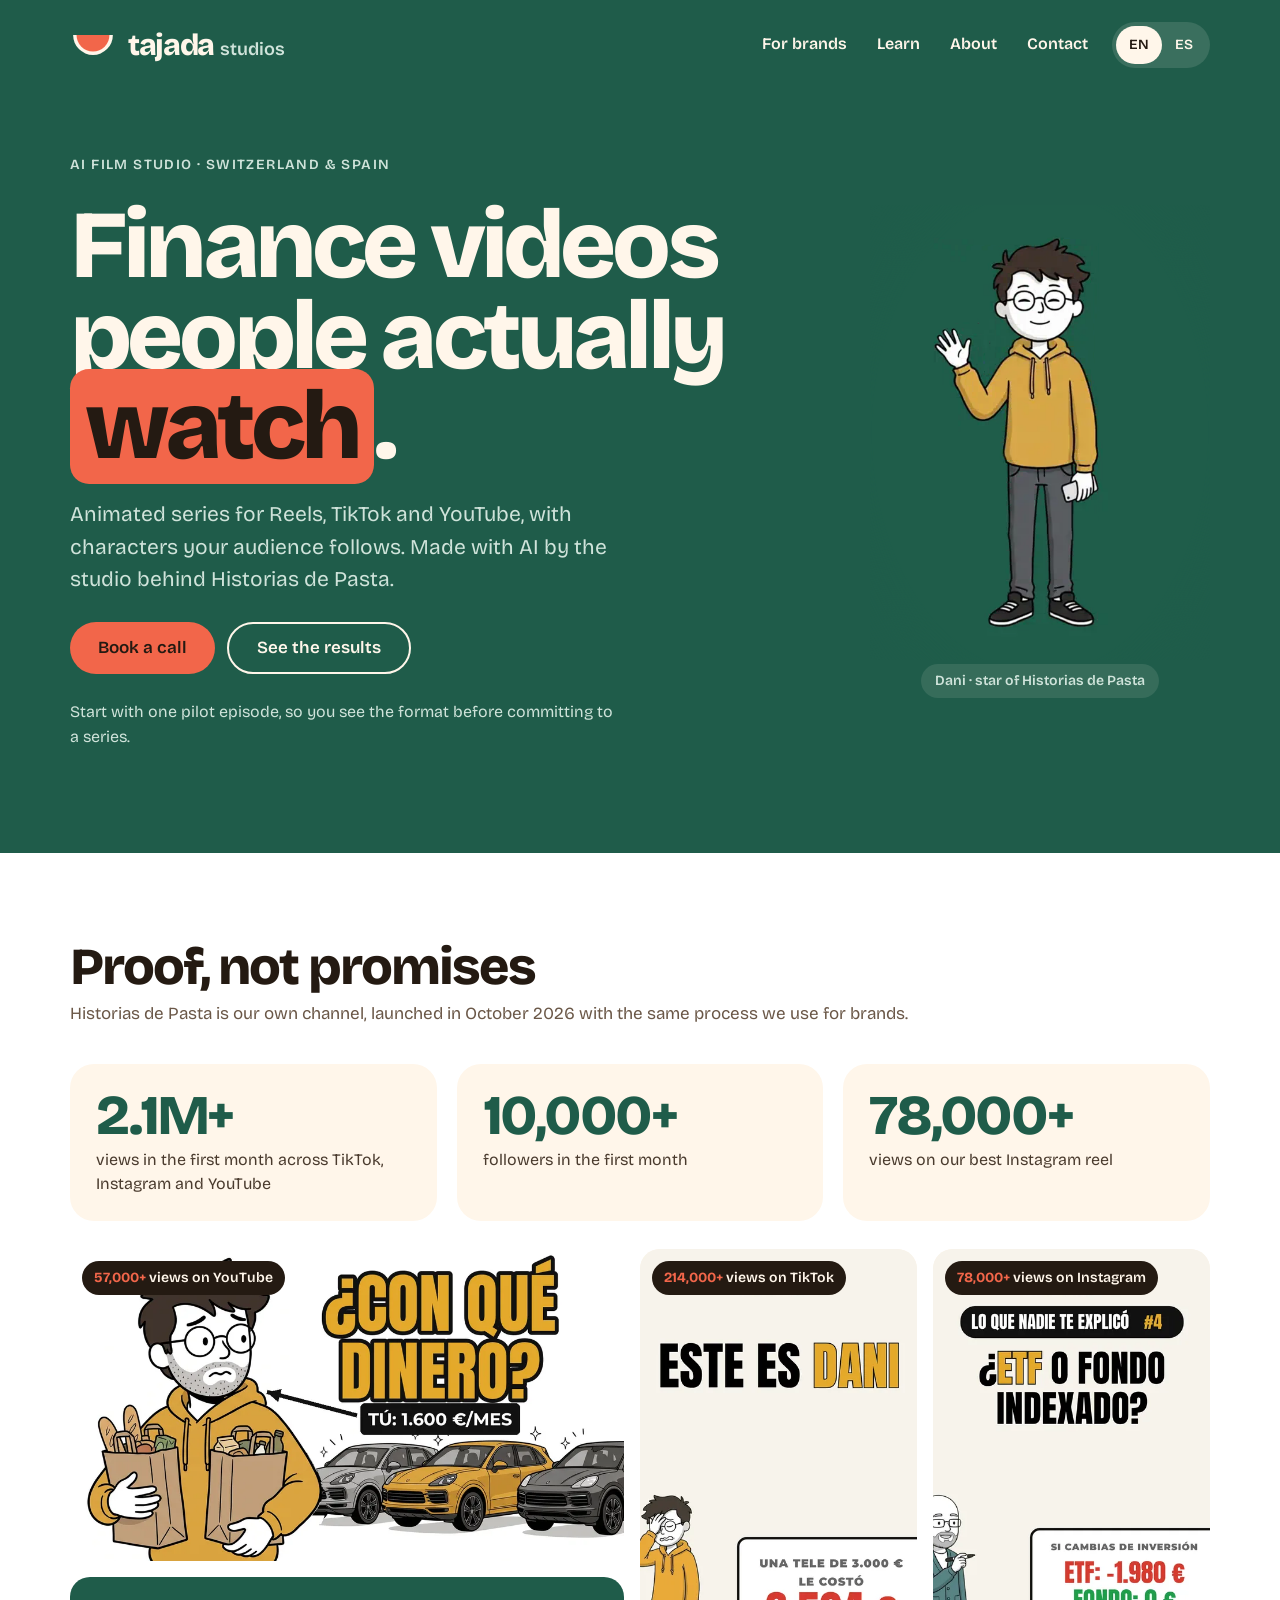
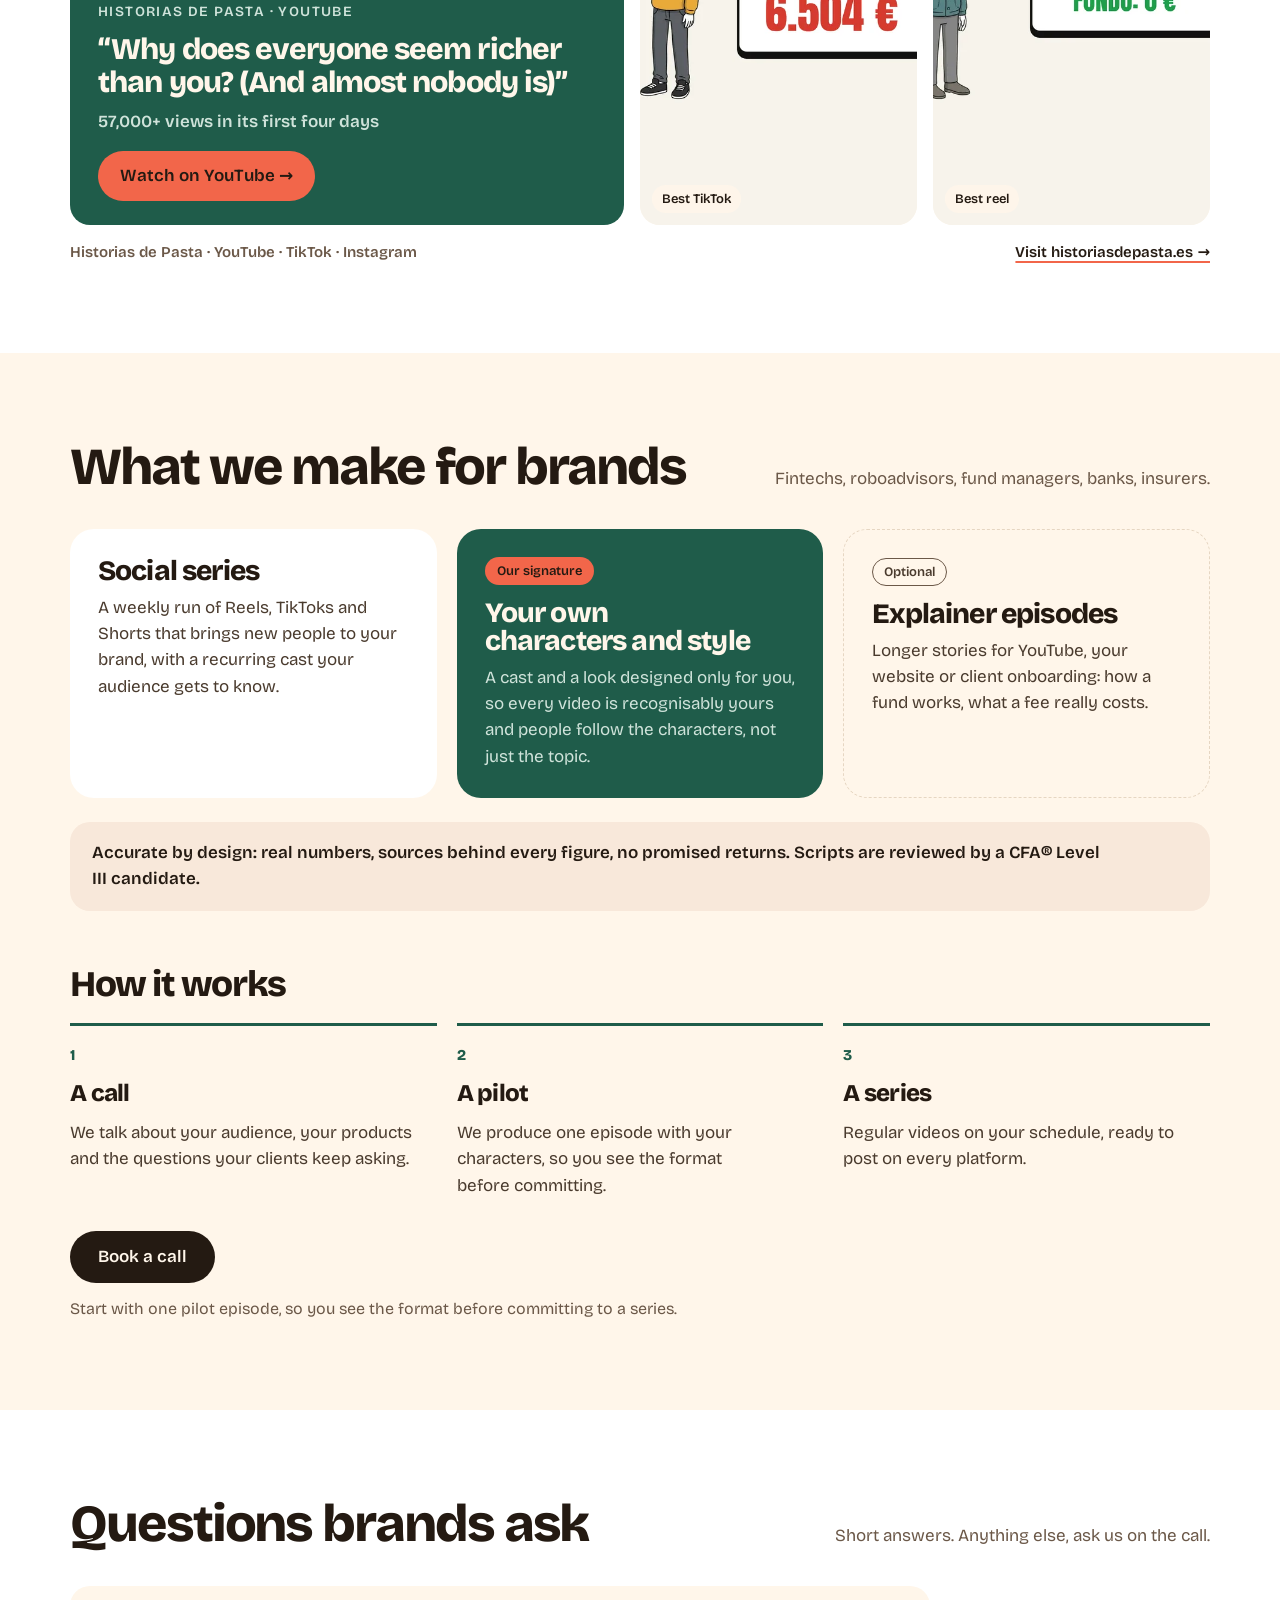
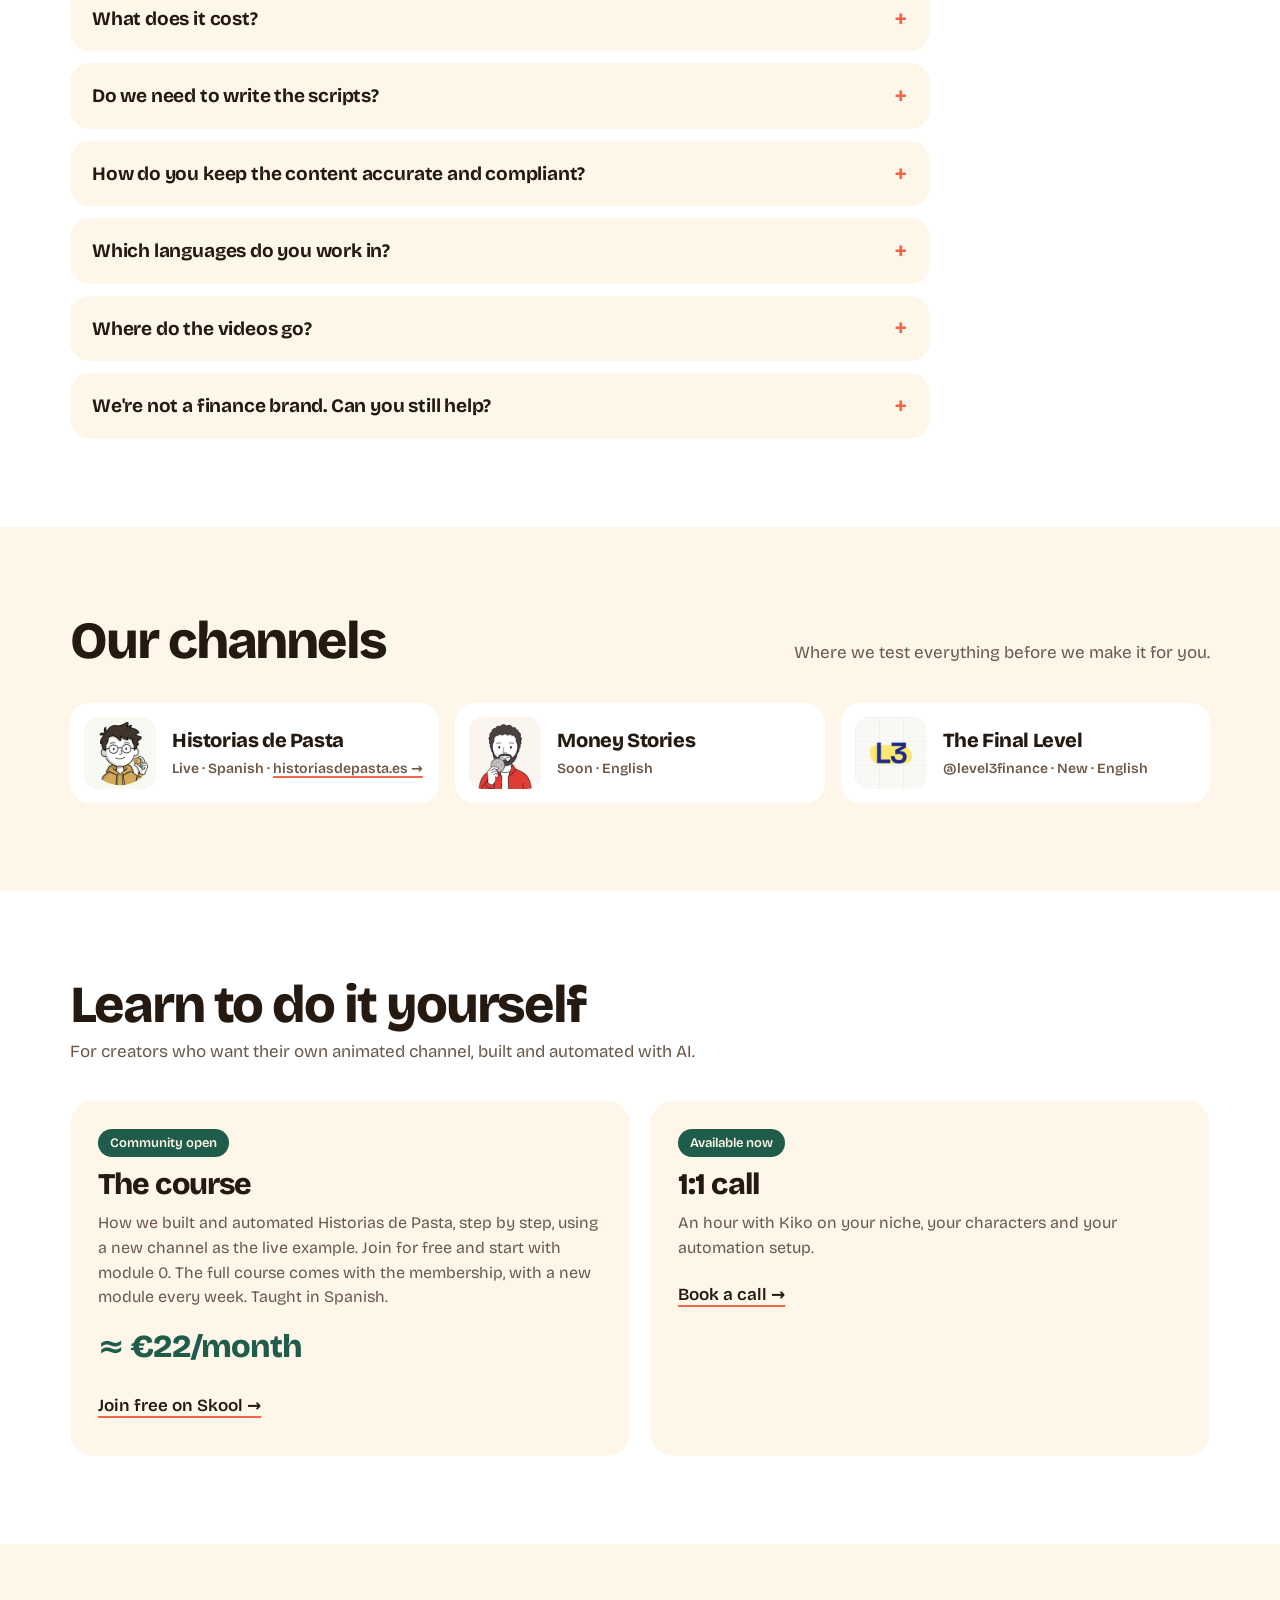
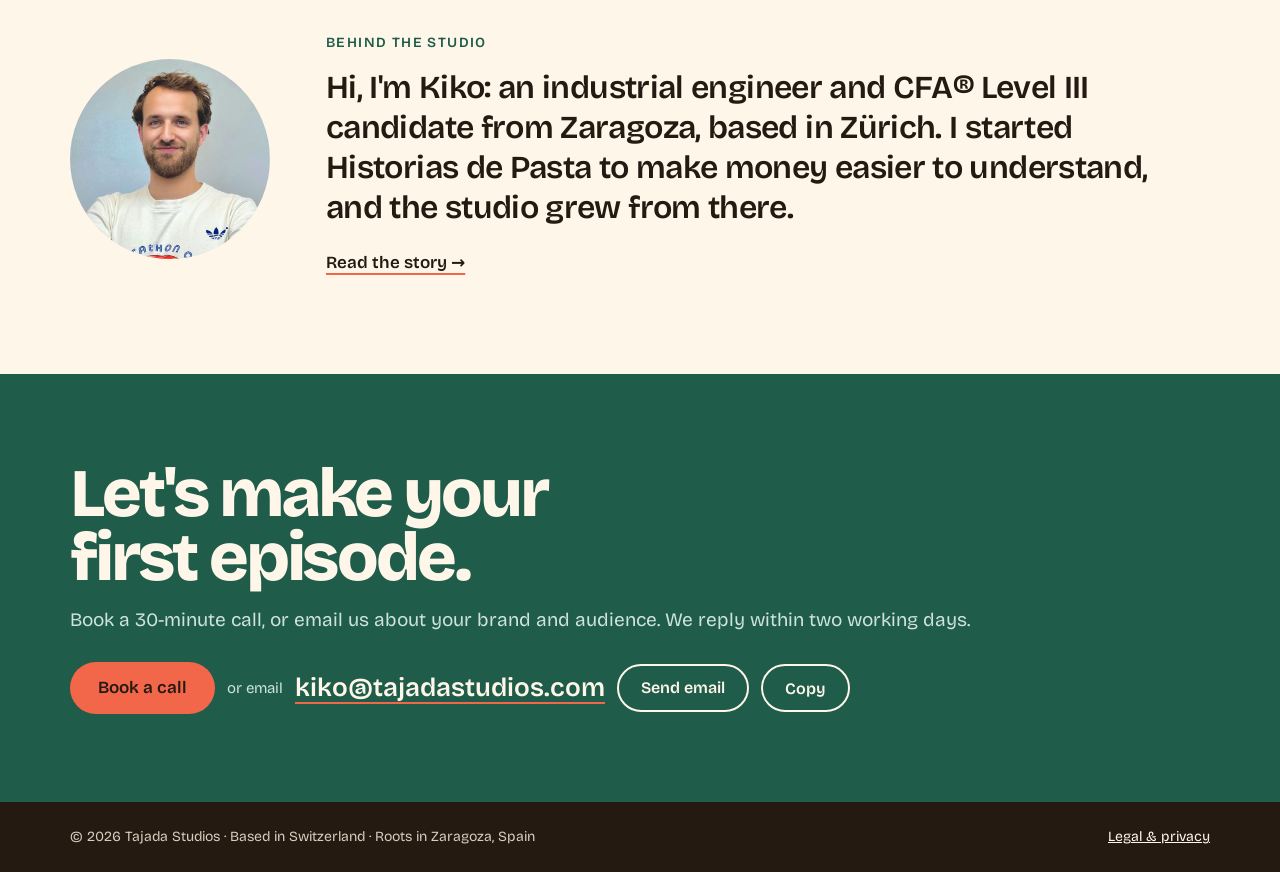
<file: index.html>
<!doctype html>
<html lang="en">
<head>
<meta charset="utf-8">
<meta name="viewport" content="width=device-width, initial-scale=1, viewport-fit=cover">
<title>Tajada Studios · Finance videos people actually watch</title>
<meta name="description" content="Cartoon explainers and social series for fintechs, investment firms and banks, from the studio behind Historias de Pasta. Based in Switzerland, with roots in Zaragoza.">
<link rel="canonical" href="https://tajadastudios.com/">
<link rel="alternate" hreflang="en" href="https://tajadastudios.com/">
<link rel="alternate" hreflang="es" href="https://tajadastudios.com/es/">
<link rel="alternate" hreflang="x-default" href="https://tajadastudios.com/">
<meta property="og:type" content="website">
<meta property="og:site_name" content="Tajada Studios">
<meta property="og:title" content="Tajada Studios · Finance videos people actually watch">
<meta property="og:description" content="Cartoon explainers and social series for fintechs, investment firms and banks, from the studio behind Historias de Pasta. Based in Switzerland, with roots in Zaragoza.">
<meta property="og:url" content="https://tajadastudios.com/">
<meta property="og:locale" content="en_GB">
<meta property="og:locale:alternate" content="es_ES">
<meta property="og:image" content="https://tajadastudios.com/og-en.png">
<meta property="og:image:width" content="1200">
<meta property="og:image:height" content="630">
<meta property="og:image:alt" content="Tajada Studios">
<meta name="twitter:card" content="summary_large_image">
<meta name="twitter:title" content="Tajada Studios · Finance videos people actually watch">
<meta name="twitter:description" content="Cartoon explainers and social series for fintechs, investment firms and banks, from the studio behind Historias de Pasta. Based in Switzerland, with roots in Zaragoza.">
<meta name="twitter:image" content="https://tajadastudios.com/og-en.png">
<meta name="theme-color" content="#1F5C4A">
<link rel="icon" href="/favicon.svg" type="image/svg+xml">
<link rel="apple-touch-icon" href="/apple-touch-icon.png">
<link rel="preload" href="/fonts/bricolage-latin.woff2" as="font" type="font/woff2" crossorigin>
<link rel="stylesheet" href="/css/site.css?v=9">
<script>
(function(){try{var s=localStorage.getItem('tajada-lang');if(s==='es'){location.replace('/es/');return}if(s)return;
var l=(navigator.languages&&navigator.languages[0])||navigator.language||'';if(/^es/i.test(l)&&!/tajadastudios\.com/.test(document.referrer))location.replace('/es/')}catch(e){}})();
</script>
<script type="application/ld+json">{"@context": "https://schema.org", "@type": "Organization", "name": "Tajada Studios", "url": "https://tajadastudios.com/", "description": "Cartoon explainers and social series for fintechs, investment firms and banks, from the studio behind Historias de Pasta. Based in Switzerland, with roots in Zaragoza.", "logo": "https://tajadastudios.com/apple-touch-icon.png", "email": "kiko@tajadastudios.com", "founder": {"@type": "Person", "name": "Kiko Tajada", "url": "https://kikotajada.com/"}, "sameAs": ["https://www.youtube.com/@historias_pasta", "https://x.com/kikotajada", "https://www.linkedin.com/in/kikotajada/"]}</script>
<script type="application/ld+json">{"@context": "https://schema.org", "@type": "FAQPage", "mainEntity": [{"@type": "Question", "name": "What does it cost?", "acceptedAnswer": {"@type": "Answer", "text": "It depends on how many videos you want each month and whether we design a cast just for you. We send a quote after the first call, and every collaboration starts with a single pilot episode."}}, {"@type": "Question", "name": "Do we need to write the scripts?", "acceptedAnswer": {"@type": "Answer", "text": "No. You tell us your products and the questions your clients keep asking, and we write the scripts. You approve each one before we animate it."}}, {"@type": "Question", "name": "How do you keep the content accurate and compliant?", "acceptedAnswer": {"@type": "Answer", "text": "Every figure comes from a real source, and we never promise returns. Scripts are reviewed by a CFA® Level III candidate, and your team signs off before anything is published."}}, {"@type": "Question", "name": "Which languages do you work in?", "acceptedAnswer": {"@type": "Answer", "text": "Spanish and English. Historias de Pasta runs in Spanish, and our English channels use the same process."}}, {"@type": "Question", "name": "Where do the videos go?", "acceptedAnswer": {"@type": "Answer", "text": "We deliver ready-to-post files for TikTok, Instagram, YouTube and your website. You publish them on your own accounts."}}, {"@type": "Question", "name": "We're not a finance brand. Can you still help?", "acceptedAnswer": {"@type": "Answer", "text": "Probably. The format works for any topic that's hard to explain. Tell us what you have in mind."}}]}</script>
</head>
<body>
<a class="skip" href="#main">Skip to content</a>
<header class="top on-green">
  <div class="wrap">
    <a class="brand" href="/" aria-label="Tajada Studios, home"><svg width="46" height="26" viewBox="0 0 120 68" aria-hidden="true" focusable="false"><path d="M8 8 A52 52 0 0 0 112 8 Z" fill="#FFF6EA"/><path d="M17 8 A43 43 0 0 0 103 8 Z" fill="#F2664A"/></svg><span class="t">tajada <span class="s">studios</span></span></a>
    <nav aria-label="Main"><a href="/#brands">For brands</a><a href="/#learn">Learn</a><a href="/about/">About</a><a href="/#contact">Contact</a><div class="lang" role="group" aria-label="Language / Idioma"><a href="/" hreflang="en" lang="en" data-lang="en" aria-current="true">EN</a><a href="/es/" hreflang="es" lang="es" data-lang="es">ES</a></div></nav>
  </div>
</header>
<main id="main">
<section class="hero on-green">
  <div class="wrap">
    <div class="hero-text">
      <span class="eyebrow" style="color:var(--mint)">AI film studio · Switzerland &amp; Spain</span>
      <h1>Finance videos people actually <span class="hl">watch</span>.</h1>
      <p>Animated series for Reels, TikTok and YouTube, with characters your audience follows. Made with AI by the studio behind Historias de Pasta.</p>
      <div class="ctas">
        <a class="btn btn-coral" href="https://cal.com/francisco-tajada-lostao-zdrf9e/30min" target="_blank" rel="noopener">Book a call</a>
        <a class="btn btn-ghost" href="#work">See the results</a>
      </div>
      <p class="risk">Start with one pilot episode, so you see the format before committing to a series.</p>
    </div>
    <figure class="hero-dani"><picture><source media="(prefers-reduced-motion: reduce)" srcset="/work/dani-hero.webp"><img src="/work/dani-hero-anim.webp" alt="Dani, the main character of Historias de Pasta, waving hello" width="480" height="642" fetchpriority="high"></picture><figcaption>Dani · star of Historias de Pasta</figcaption></figure>
  </div>
</section>

<section class="section white" id="work" aria-labelledby="work-h">
  <div class="wrap">
    <div class="head-row"><h2 id="work-h">Proof, not promises</h2><p>Historias de Pasta is our own channel, launched in October 2026 with the same process we use for brands.</p></div>
    <div class="stats"><div class="stat"><b>2.1M+</b><span>views in the first month across TikTok, Instagram and YouTube</span></div><div class="stat"><b>10,000+</b><span>followers in the first month</span></div><div class="stat"><b>78,000+</b><span>views on our best Instagram reel</span></div></div>
    <div class="tops"><div class="topcol"><a class="topv wide" href="https://www.youtube.com/watch?v=ns3nBYqZciw" rel="noopener" target="_blank"><img src="/work/top-youtube.webp" alt="¿Por qué todo el mundo parece más rico que tú?" width="960" height="540" loading="lazy"><span class="badge"><b>57,000+</b> <span class="vo">views on</span> YouTube</span></a><div class="ytbox"><span class="eyebrow">Historias de Pasta · YouTube</span><b>“Why does everyone seem richer than you? (And almost nobody is)”</b><span class="yt-stat">57,000+ views in its first four days</span><a class="play" href="https://www.youtube.com/watch?v=ns3nBYqZciw" rel="noopener" target="_blank">Watch on YouTube →</a></div></div><a class="topv tall" href="https://www.tiktok.com/@historias.pasta/video/7696755332021816598" rel="noopener" target="_blank"><img src="/work/top-tiktok.webp" alt="Este es Dani: una tele de 3.000 € le costó 6.504 €" width="540" height="960" loading="lazy"><span class="badge"><b>214,000+</b> <span class="vo">views on</span> TikTok</span><small>Best TikTok</small></a><a class="topv tall" href="https://www.instagram.com/reel/DeOap0isi_V/" rel="noopener" target="_blank"><img src="/work/top-instagram.webp" alt="¿ETF o fondo indexado?" width="540" height="960" loading="lazy"><span class="badge"><b>78,000+</b> <span class="vo">views on</span> Instagram</span><small>Best reel</small></a></div>
    <div class="formats"><span>Historias de Pasta · YouTube · TikTok · Instagram</span><a href="https://historiasdepasta.es/" rel="noopener" target="_blank">Visit historiasdepasta.es →</a></div>
  </div>
</section>

<section class="section" id="brands" aria-labelledby="brands-h">
  <div class="wrap">
    <div class="head-row"><h2 id="brands-h">What we make for brands</h2><p>Fintechs, roboadvisors, fund managers, banks, insurers.</p></div>
    <div class="offers"><article class="offer "><h3>Social series</h3><p>A weekly run of Reels, TikToks and Shorts that brings new people to your brand, with a recurring cast your audience gets to know.</p></article><article class="offer feature"><span class="tag">Our signature</span><h3>Your own characters and style</h3><p>A cast and a look designed only for you, so every video is recognisably yours and people follow the characters, not just the topic.</p></article><article class="offer optional"><span class="tag soon">Optional</span><h3>Explainer episodes</h3><p>Longer stories for YouTube, your website or client onboarding: how a fund works, what a fee really costs.</p></article></div>
    <p class="trust">Accurate by design: real numbers, sources behind every figure, no promised returns. Scripts are reviewed by a CFA® Level III candidate.</p>
    <h3 class="how">How it works</h3>
    <ol class="steps"><li><b>A call</b><p>We talk about your audience, your products and the questions your clients keep asking.</p></li><li><b>A pilot</b><p>We produce one episode with your characters, so you see the format before committing.</p></li><li><b>A series</b><p>Regular videos on your schedule, ready to post on every platform.</p></li></ol>
    <div class="ctas" style="margin-top:32px"><a class="btn btn-dark" href="https://cal.com/francisco-tajada-lostao-zdrf9e/30min" target="_blank" rel="noopener">Book a call</a></div>
    <p class="risk dark">Start with one pilot episode, so you see the format before committing to a series.</p>
  </div>
</section>

<section class="section white" id="faq" aria-labelledby="faq-h">
  <div class="wrap">
    <div class="head-row"><h2 id="faq-h">Questions brands ask</h2><p>Short answers. Anything else, ask us on the call.</p></div>
    <div class="faq"><details><summary>What does it cost?</summary><p>It depends on how many videos you want each month and whether we design a cast just for you. We send a quote after the first call, and every collaboration starts with a single pilot episode.</p></details><details><summary>Do we need to write the scripts?</summary><p>No. You tell us your products and the questions your clients keep asking, and we write the scripts. You approve each one before we animate it.</p></details><details><summary>How do you keep the content accurate and compliant?</summary><p>Every figure comes from a real source, and we never promise returns. Scripts are reviewed by a CFA® Level III candidate, and your team signs off before anything is published.</p></details><details><summary>Which languages do you work in?</summary><p>Spanish and English. Historias de Pasta runs in Spanish, and our English channels use the same process.</p></details><details><summary>Where do the videos go?</summary><p>We deliver ready-to-post files for TikTok, Instagram, YouTube and your website. You publish them on your own accounts.</p></details><details><summary>We're not a finance brand. Can you still help?</summary><p>Probably. The format works for any topic that's hard to explain. Tell us what you have in mind.</p></details></div>
  </div>
</section>

<section class="section" id="channels" aria-labelledby="channels-h">
  <div class="wrap">
    <div class="head-row"><h2 id="channels-h">Our channels</h2><p>Where we test everything before we make it for you.</p></div>
    <div class="chans">
      <a class="chan" href="https://historiasdepasta.es/" rel="noopener" target="_blank"><img src="/hdp-cover.jpg?v=2" alt="" width="96" height="96" loading="lazy"><span><b>Historias de Pasta</b><small>Live · Spanish · <u>historiasdepasta.es →</u></small></span></a>
      <div class="chan"><img src="/ms-cover.jpg" alt="" width="96" height="96" loading="lazy"><span><b>Money Stories</b><small>Soon · English</small></span></div>
      <div class="chan"><img src="/l3-cover.jpg" alt="" width="96" height="96" loading="lazy"><span><b>The Final Level</b><small>@level3finance · New · English</small></span></div>
    </div>
  </div>
</section>

<section class="section white" id="learn" aria-labelledby="learn-h">
  <div class="wrap">
    <div class="head-row"><h2 id="learn-h">Learn to do it yourself</h2><p>For creators who want their own animated channel, built and automated with AI.</p></div>
    <div class="learn">
      <article class="card plan">
        <div class="in">
          <span class="tag">Community open</span>
          <h3>The course</h3>
          <p>How we built and automated Historias de Pasta, step by step, using a new channel as the live example. Join for free and start with module 0. The full course comes with the membership, with a new module every week. Taught in Spanish.</p>
          <span class="price">≈ €22/month</span>
          <a class="more" href="https://www.skool.com/tajada-studios-4161" target="_blank" rel="noopener">Join free on Skool →</a>
        </div>
      </article>
      <article class="card plan">
        <div class="in">
          <span class="tag">Available now</span>
          <h3>1:1 call</h3>
          <p>An hour with Kiko on your niche, your characters and your automation setup.</p>
          <a class="more" href="https://cal.com/francisco-tajada-lostao-zdrf9e/30min" target="_blank" rel="noopener">Book a call →</a>
        </div>
      </article>
    </div>
  </div>
</section>

<section class="section behind" aria-labelledby="behind-h">
  <div class="wrap">
    <img class="avatar" src="/kiko.jpg" alt="Kiko Tajada" width="200" height="200" loading="lazy">
    <div class="txt">
      <span class="eyebrow" id="behind-h">Behind the studio</span>
      <p class="big">Hi, I'm Kiko: an industrial engineer and CFA® Level III candidate from Zaragoza, based in Zürich. I started Historias de Pasta to make money easier to understand, and the studio grew from there.</p>
      <a class="more" href="/about/">Read the story →</a>
    </div>
  </div>
</section>
</main>
<section class="contact on-green" id="contact" aria-labelledby="contact-h">
  <div class="wrap">
    <div>
      <h2 id="contact-h">Let's make your<br>first episode.</h2>
      <p>Book a 30-minute call, or email us about your brand and audience. We reply within two working days.</p>
    </div>
    <div class="mail">
      <a class="btn btn-coral book" href="https://cal.com/francisco-tajada-lostao-zdrf9e/30min" target="_blank" rel="noopener">Book a call</a>
      <span class="or">or email</span>
      <a id="email" href="mailto:kiko@tajadastudios.com">kiko@tajadastudios.com</a>
      <a class="send" href="mailto:kiko@tajadastudios.com">Send email</a>
      <button type="button" id="copy-email" data-copied="Copied" data-selected="Selected, press Ctrl+C">Copy</button>
      <output id="copy-status" aria-live="polite"></output>
    </div>
  </div>
</section>
<footer>
  <div class="wrap">
    <span>© 2026 Tajada Studios · Based in Switzerland · Roots in Zaragoza, Spain</span>
    <a href="/legal/">Legal & privacy</a>
  </div>
</footer>
<script>
document.querySelectorAll('.lang a').forEach(function(a){a.addEventListener('click',function(){try{localStorage.setItem('tajada-lang',a.dataset.lang)}catch(e){}})});
var b=document.getElementById('copy-email');
if(b){b.addEventListener('click',function(){var el=document.getElementById('email'),s=document.getElementById('copy-status');
function sel(){var r=document.createRange();r.selectNodeContents(el);var g=getSelection();g.removeAllRanges();g.addRange(r);s.textContent=b.dataset.selected}
try{navigator.clipboard.writeText(el.textContent.trim()).then(function(){s.textContent=b.dataset.copied},sel)}catch(e){sel()}})}
</script>
</body>
</html>
</file>
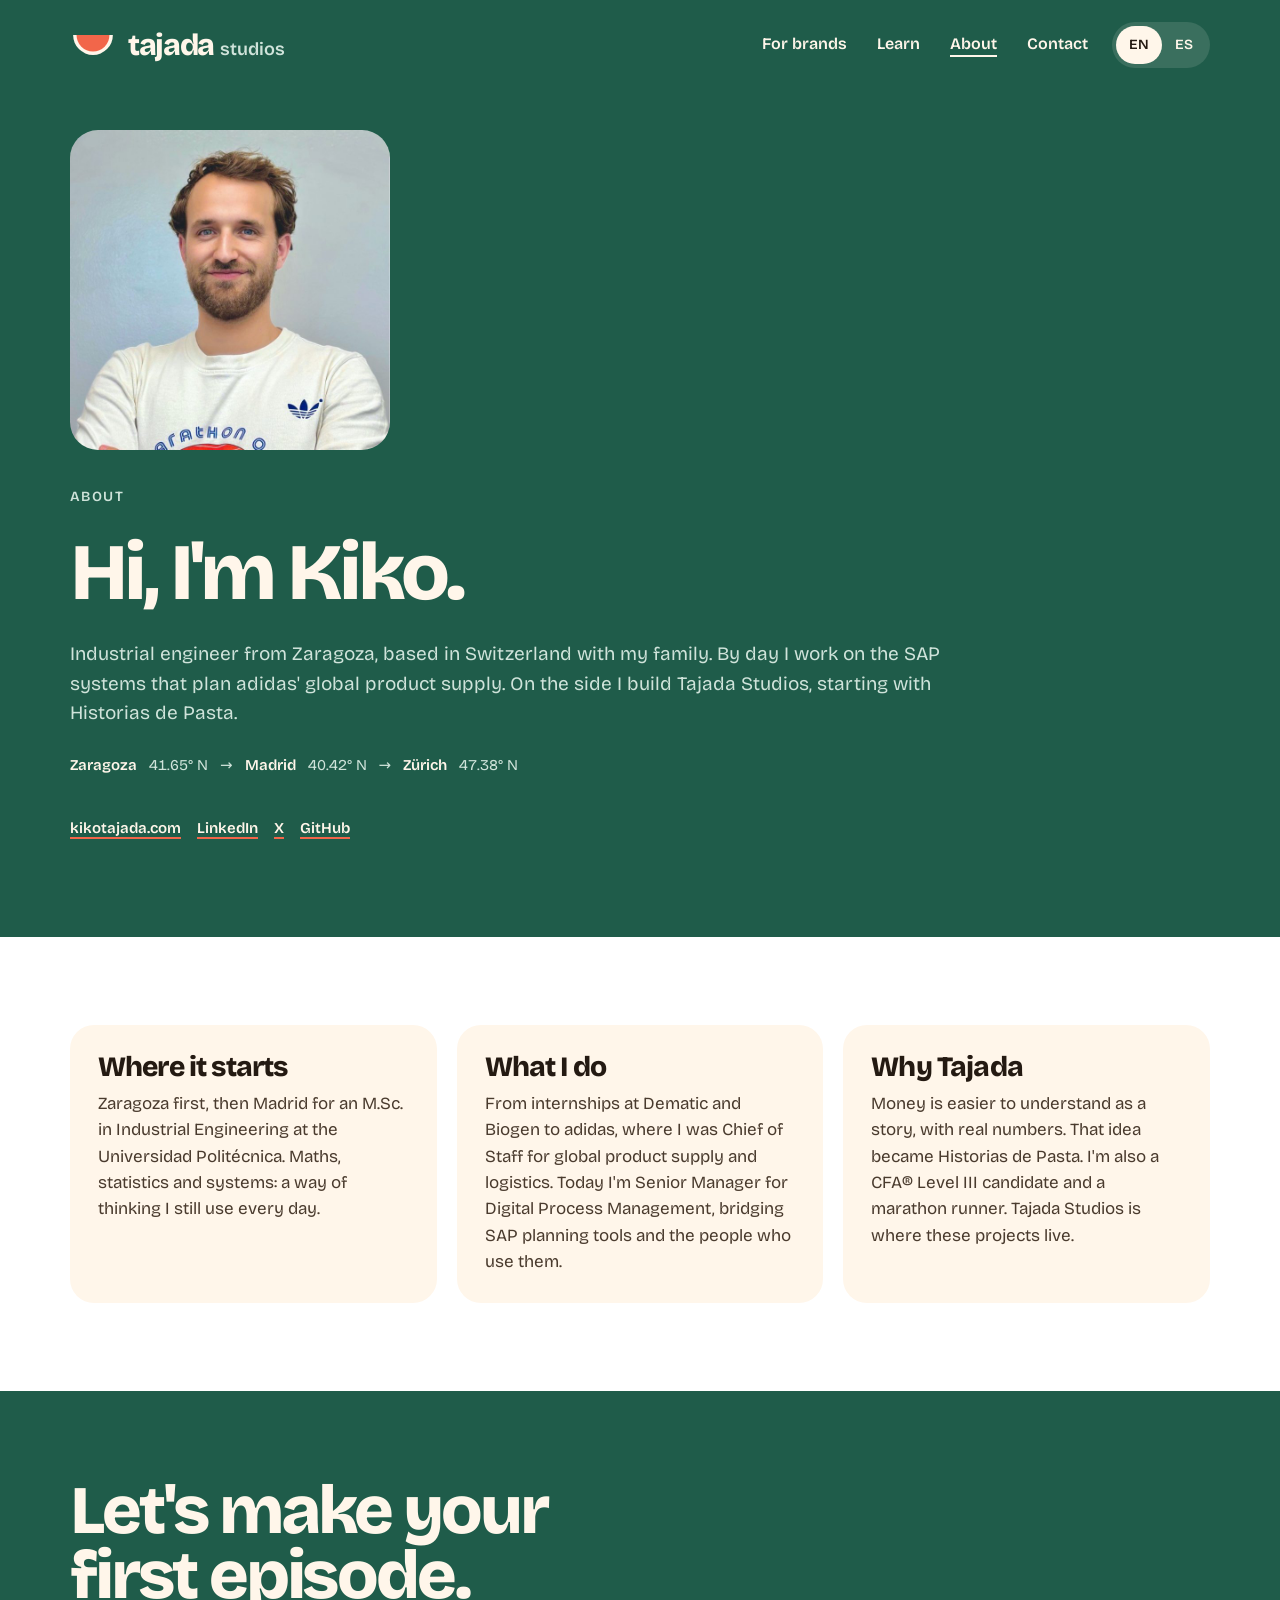
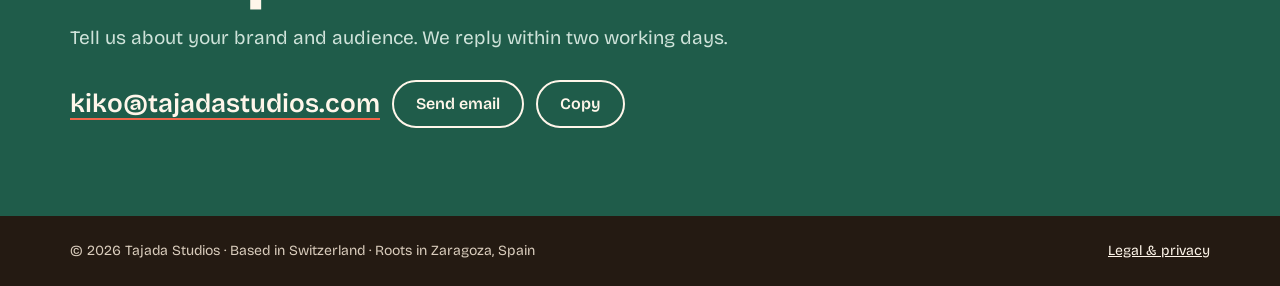
<file: about/index.html>
<!doctype html>
<html lang="en">
<head>
<meta charset="utf-8">
<meta name="viewport" content="width=device-width, initial-scale=1, viewport-fit=cover">
<title>About Kiko · Tajada Studios</title>
<meta name="description" content="Kiko Tajada: industrial engineer from Zaragoza, based in Switzerland, building Tajada Studios and Historias de Pasta.">
<link rel="canonical" href="https://tajadastudios.com/about/">
<link rel="alternate" hreflang="en" href="https://tajadastudios.com/about/">
<link rel="alternate" hreflang="es" href="https://tajadastudios.com/es/sobre/">
<link rel="alternate" hreflang="x-default" href="https://tajadastudios.com/about/">
<meta property="og:type" content="website">
<meta property="og:site_name" content="Tajada Studios">
<meta property="og:title" content="About Kiko · Tajada Studios">
<meta property="og:description" content="Kiko Tajada: industrial engineer from Zaragoza, based in Switzerland, building Tajada Studios and Historias de Pasta.">
<meta property="og:url" content="https://tajadastudios.com/about/">
<meta property="og:locale" content="en_GB">
<meta property="og:locale:alternate" content="es_ES">
<meta property="og:image" content="https://tajadastudios.com/og-en.png">
<meta property="og:image:width" content="1200">
<meta property="og:image:height" content="630">
<meta property="og:image:alt" content="Tajada Studios">
<meta name="twitter:card" content="summary_large_image">
<meta name="twitter:title" content="About Kiko · Tajada Studios">
<meta name="twitter:description" content="Kiko Tajada: industrial engineer from Zaragoza, based in Switzerland, building Tajada Studios and Historias de Pasta.">
<meta name="twitter:image" content="https://tajadastudios.com/og-en.png">
<meta name="theme-color" content="#1F5C4A">
<link rel="icon" href="/favicon.svg" type="image/svg+xml">
<link rel="apple-touch-icon" href="/apple-touch-icon.png">
<link rel="preload" href="/fonts/bricolage-latin.woff2" as="font" type="font/woff2" crossorigin>
<link rel="stylesheet" href="/css/site.css?v=6">
</head>
<body>
<a class="skip" href="#main">Skip to content</a>
<header class="top on-green">
  <div class="wrap">
    <a class="brand" href="/" aria-label="Tajada Studios, home"><svg width="46" height="26" viewBox="0 0 120 68" aria-hidden="true" focusable="false"><path d="M8 8 A52 52 0 0 0 112 8 Z" fill="#FFF6EA"/><path d="M17 8 A43 43 0 0 0 103 8 Z" fill="#F2664A"/></svg><span class="t">tajada <span class="s">studios</span></span></a>
    <nav aria-label="Main"><a href="/#brands">For brands</a><a href="/#learn">Learn</a><a href="/about/" aria-current="page">About</a><a href="/#contact">Contact</a><div class="lang" role="group" aria-label="Language / Idioma"><a href="/about/" hreflang="en" lang="en" data-lang="en" aria-current="true">EN</a><a href="/es/sobre/" hreflang="es" lang="es" data-lang="es">ES</a></div></nav>
  </div>
</header>
<main id="main">
<section class="about-hero on-green">
  <div class="wrap">
    <figure class="portrait"><img src="/kiko.jpg" alt="Kiko Tajada" width="720" height="720"></figure>
    <div class="hero-text">
      <span class="eyebrow" style="color:var(--mint)">About</span>
      <h1>Hi, I'm Kiko.</h1>
      <p>Industrial engineer from Zaragoza, based in Switzerland with my family. By day I work on the SAP systems that plan adidas' global product supply. On the side I build Tajada Studios, starting with Historias de Pasta.</p>
      <div class="route"><b>Zaragoza</b> 41.65° N <span aria-hidden="true">→</span> <b>Madrid</b> 40.42° N <span aria-hidden="true">→</span> <b>Zürich</b> 47.38° N</div>
      <ul class="links" aria-label="Kiko elsewhere">
        <li><a href="https://kikotajada.com/" rel="noopener" target="_blank">kikotajada.com</a></li>
        <li><a href="https://www.linkedin.com/in/kikotajada/" rel="noopener" target="_blank">LinkedIn</a></li>
        <li><a href="https://x.com/kikotajada" rel="noopener" target="_blank">X</a></li>
        <li><a href="https://github.com/kikotajada" rel="noopener" target="_blank">GitHub</a></li>
      </ul>
    </div>
  </div>
</section>
<section class="section white">
  <div class="wrap story"><article><h2>Where it starts</h2><p>Zaragoza first, then Madrid for an M.Sc. in Industrial Engineering at the Universidad Politécnica. Maths, statistics and systems: a way of thinking I still use every day.</p></article><article><h2>What I do</h2><p>From internships at Dematic and Biogen to adidas, where I was Chief of Staff for global product supply and logistics. Today I'm Senior Manager for Digital Process Management, bridging SAP planning tools and the people who use them.</p></article><article><h2>Why Tajada</h2><p>Money is easier to understand as a story, with real numbers. That idea became Historias de Pasta. I'm also a CFA® Level III candidate and a marathon runner. Tajada Studios is where these projects live.</p></article></div>
</section>
</main>
<section class="contact on-green" id="contact" aria-labelledby="contact-h">
  <div class="wrap">
    <div>
      <h2 id="contact-h">Let's make your<br>first episode.</h2>
      <p>Tell us about your brand and audience. We reply within two working days.</p>
    </div>
    <div class="mail">
      <a id="email" href="mailto:kiko@tajadastudios.com">kiko@tajadastudios.com</a>
      <a class="send" href="mailto:kiko@tajadastudios.com">Send email</a>
      <button type="button" id="copy-email" data-copied="Copied" data-selected="Selected, press Ctrl+C">Copy</button>
      <output id="copy-status" aria-live="polite"></output>
    </div>
  </div>
</section>
<footer>
  <div class="wrap">
    <span>© 2026 Tajada Studios · Based in Switzerland · Roots in Zaragoza, Spain</span>
    <a href="/legal/">Legal & privacy</a>
  </div>
</footer>
<script>
document.querySelectorAll('.lang a').forEach(function(a){a.addEventListener('click',function(){try{localStorage.setItem('tajada-lang',a.dataset.lang)}catch(e){}})});
var b=document.getElementById('copy-email');
if(b){b.addEventListener('click',function(){var el=document.getElementById('email'),s=document.getElementById('copy-status');
function sel(){var r=document.createRange();r.selectNodeContents(el);var g=getSelection();g.removeAllRanges();g.addRange(r);s.textContent=b.dataset.selected}
try{navigator.clipboard.writeText(el.textContent.trim()).then(function(){s.textContent=b.dataset.copied},sel)}catch(e){sel()}})}
</script>
</body>
</html>
</file>
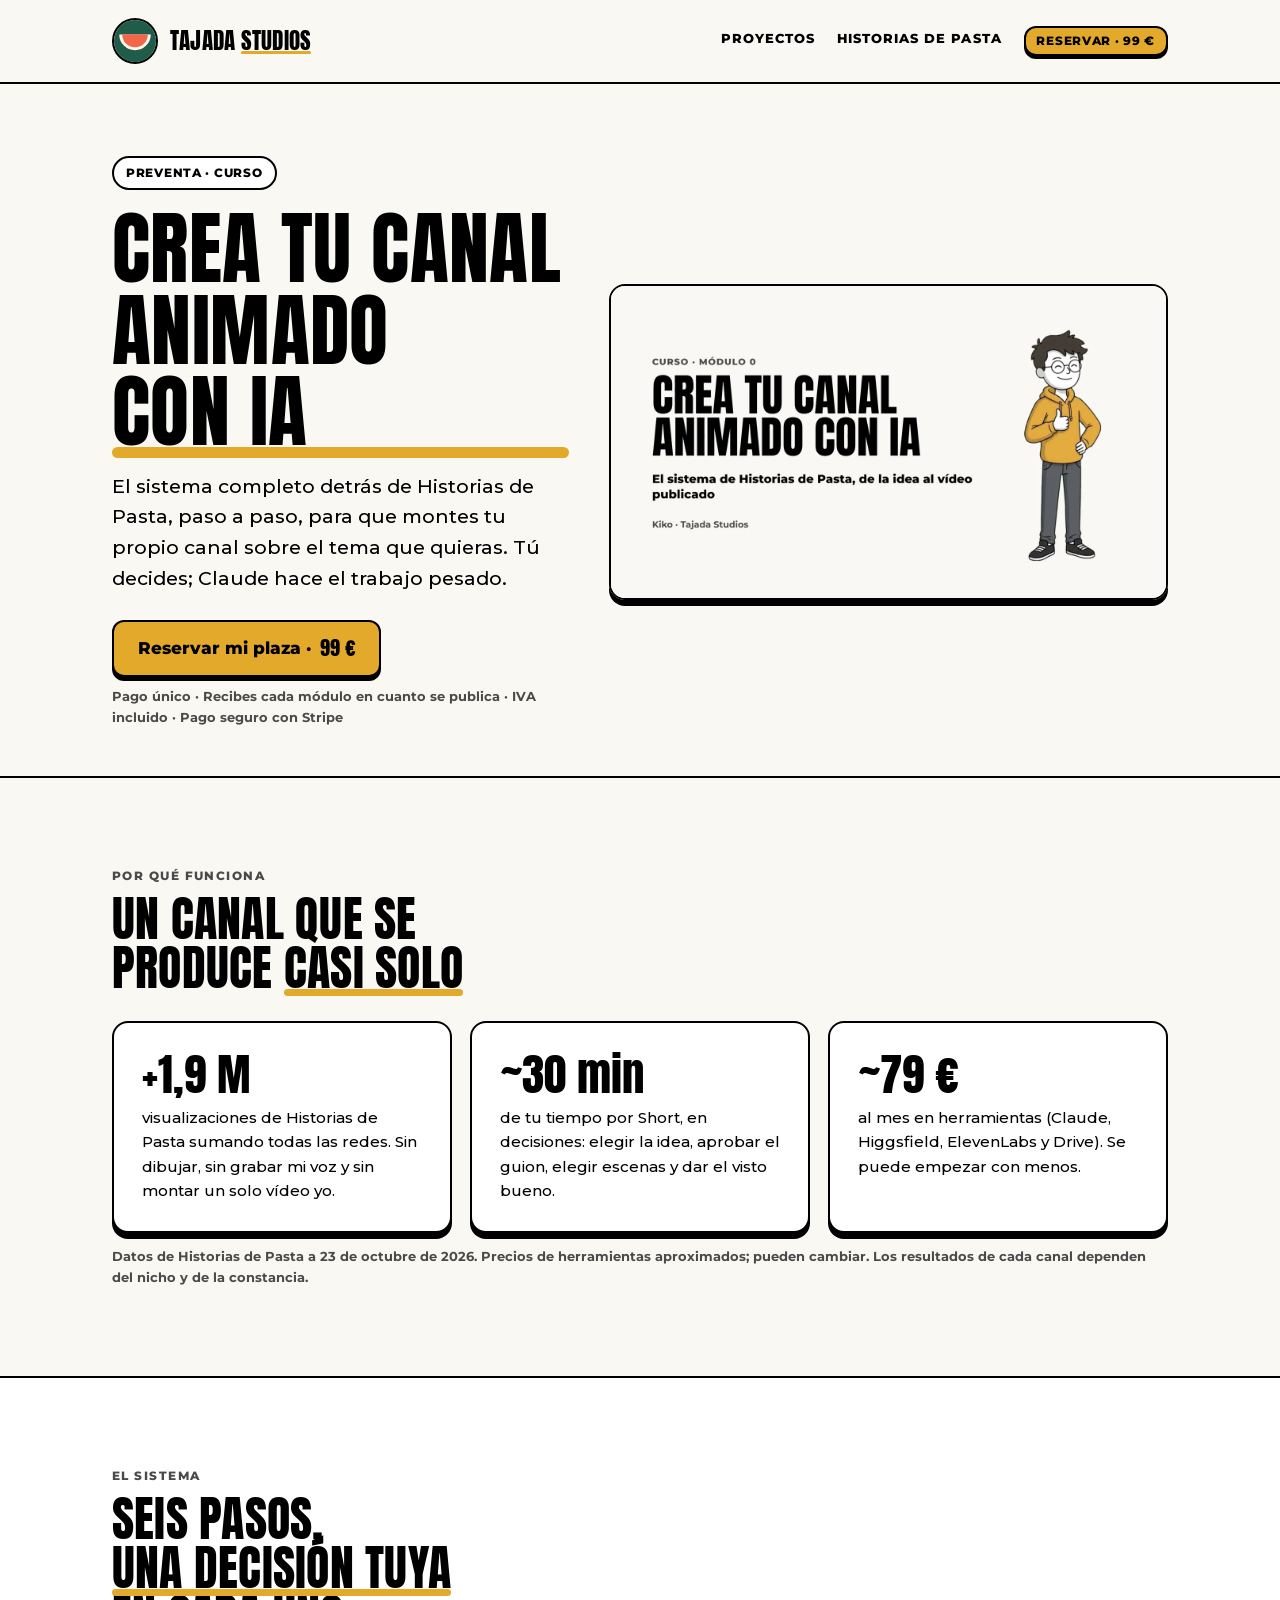
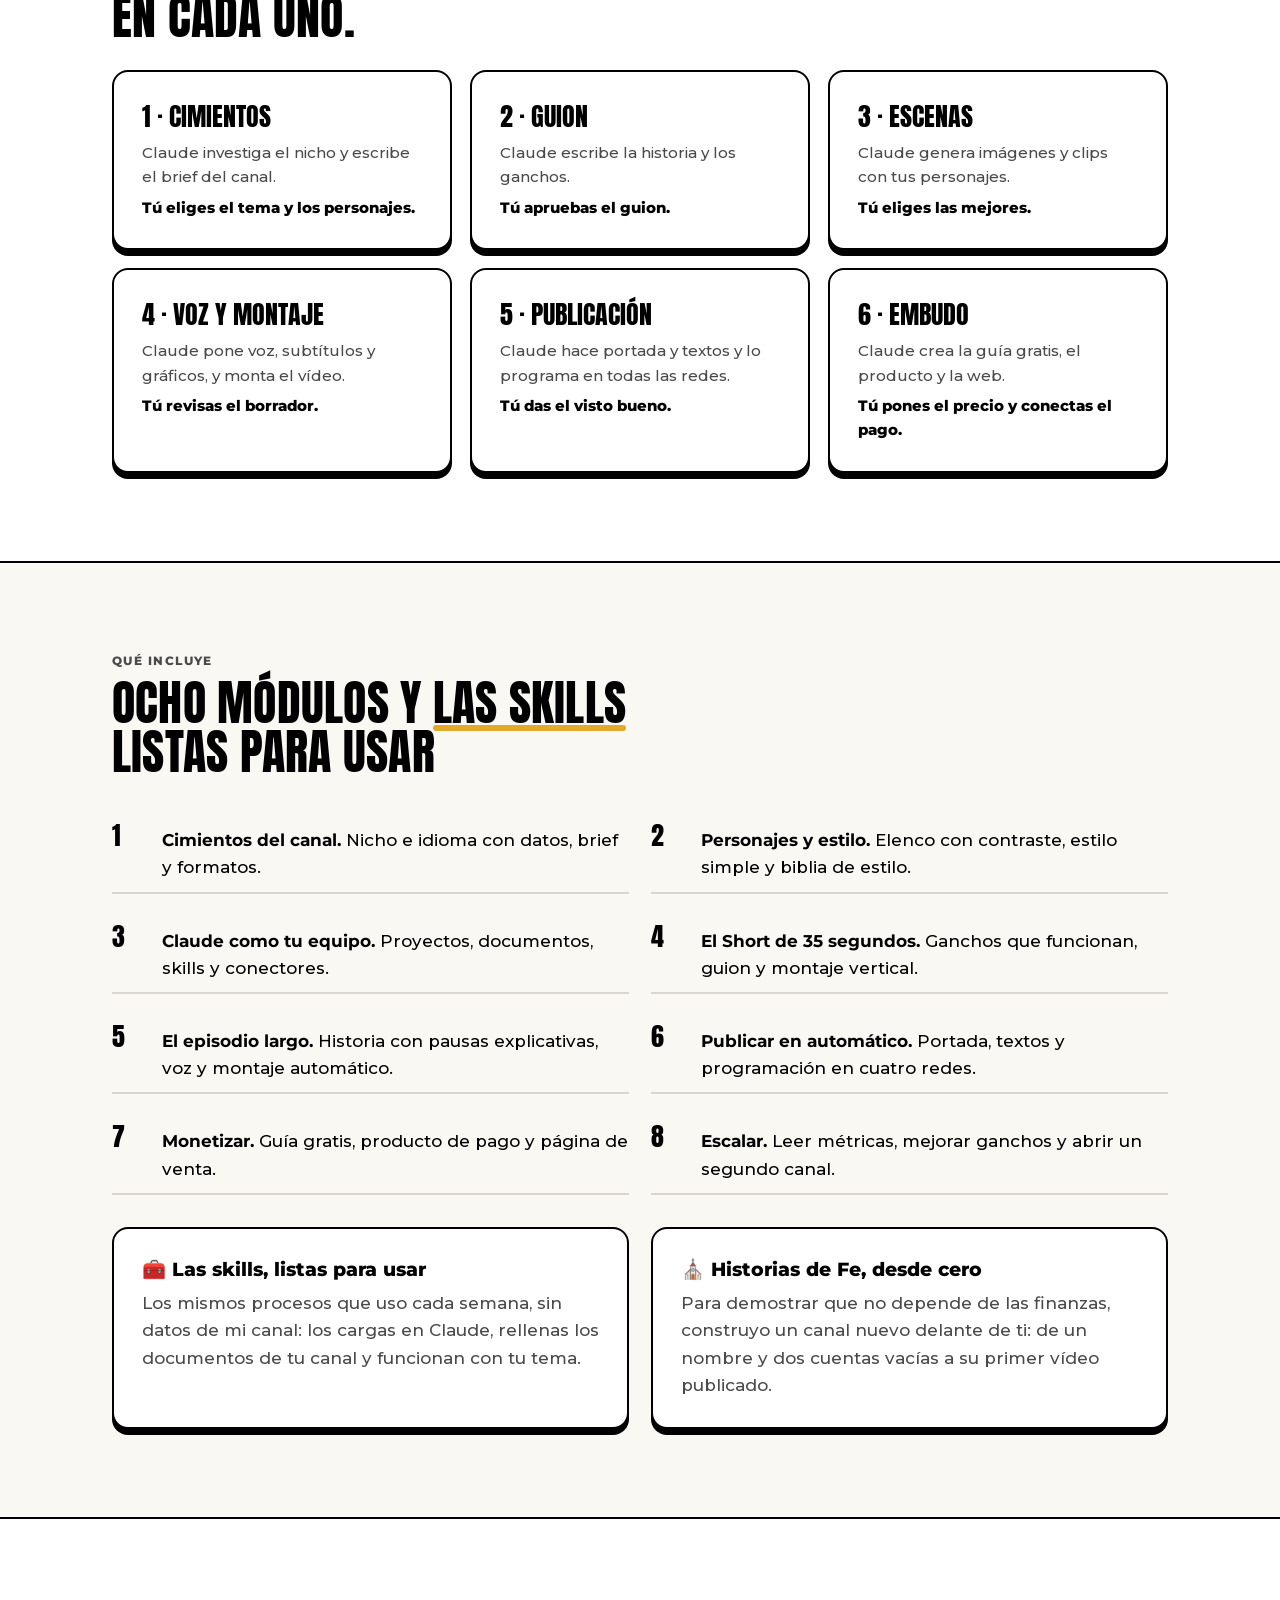
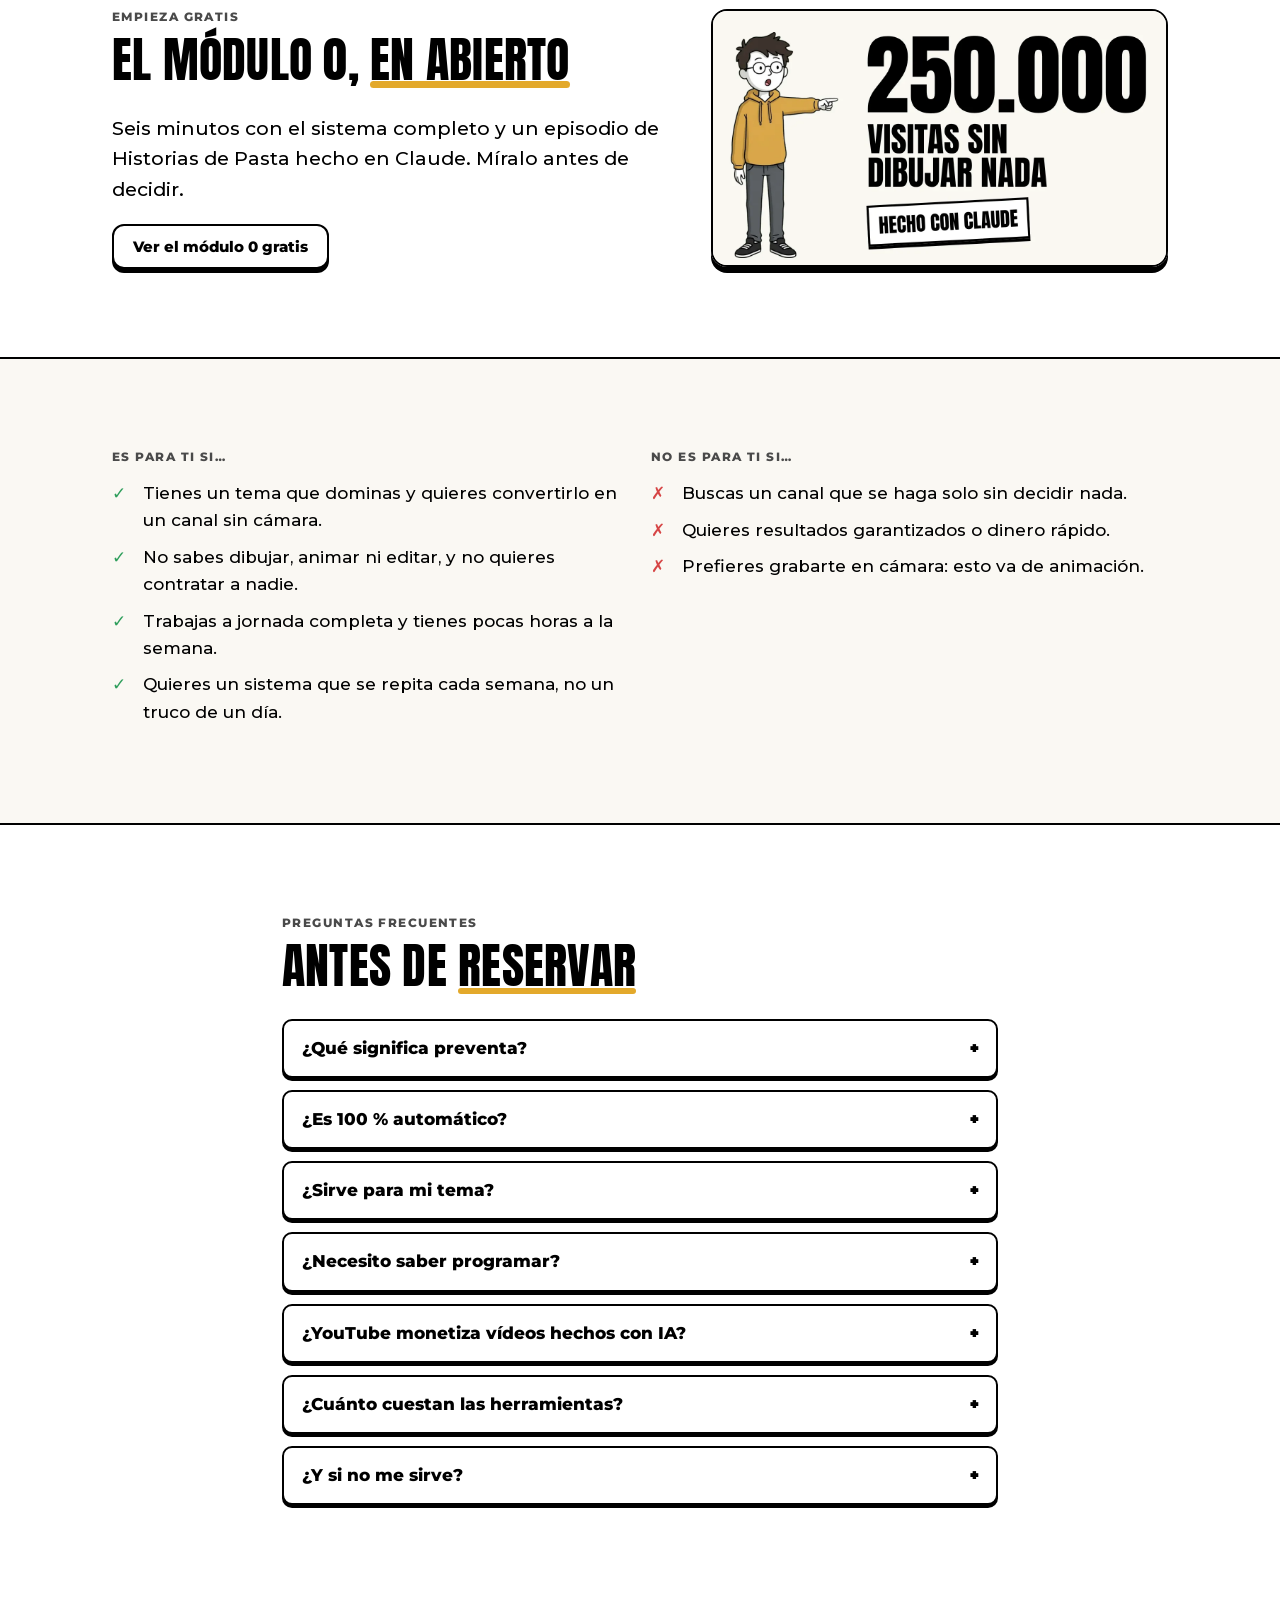
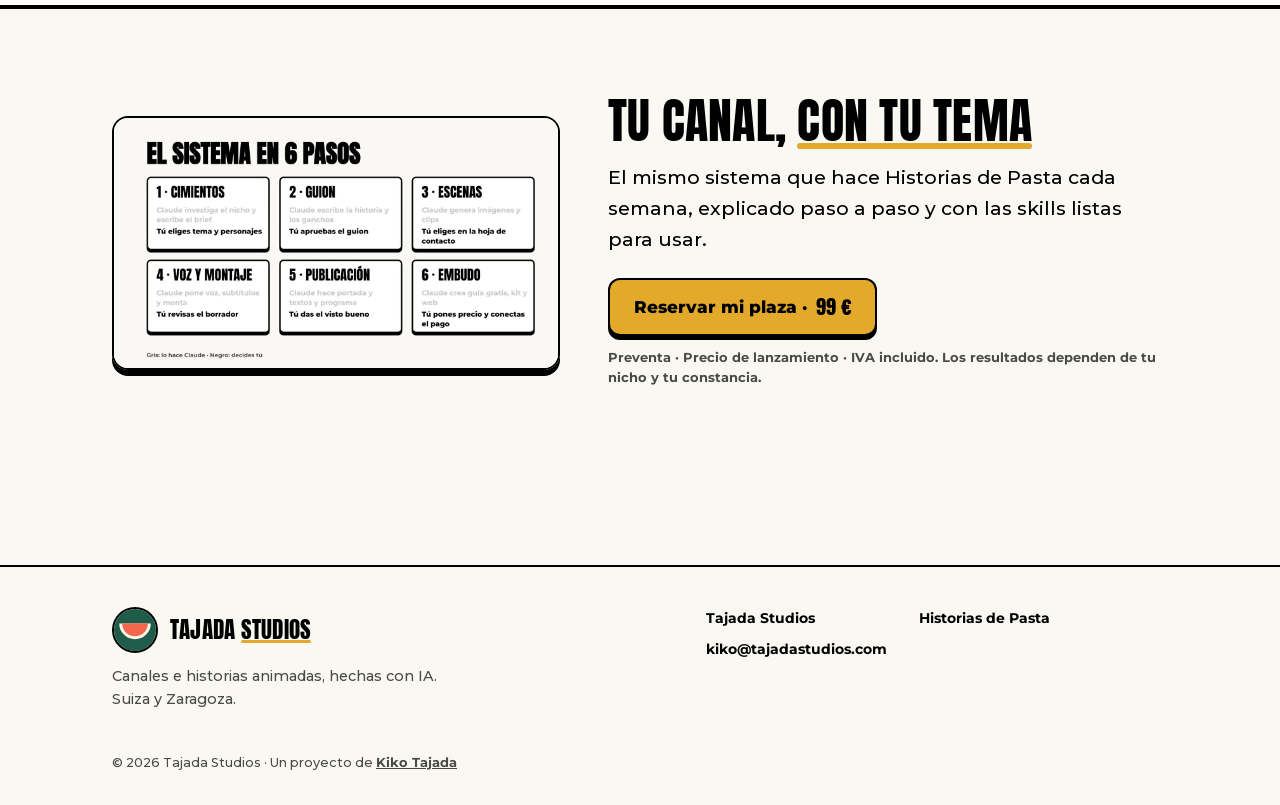
<file: curso/index.html>
<!doctype html>
<html lang="es">
<head>
<meta charset="utf-8">
<meta name="viewport" content="width=device-width, initial-scale=1">
<title>Curso: crea tu canal animado con IA · Tajada Studios</title>
<meta name="description" content="El sistema completo detrás de Historias de Pasta para montar tu propio canal animado con Claude, sobre el tema que quieras: nicho, personajes, guion, escenas, voz, montaje, publicación y ventas.">
<link rel="canonical" href="https://tajadastudios.com/curso/">
<meta property="og:type" content="product">
<meta property="og:site_name" content="Tajada Studios">
<meta property="og:locale" content="es_ES">
<meta property="og:title" content="Curso: crea tu canal animado con IA · Tajada Studios">
<meta property="og:description" content="El sistema completo detrás de Historias de Pasta para montar tu propio canal animado con Claude, sobre el tema que quieras: nicho, personajes, guion, escenas, voz, montaje, publicación y ventas.">
<meta property="og:url" content="https://tajadastudios.com/curso/">
<meta property="og:image" content="https://tajadastudios.com/curso/img/og-curso.jpg">
<meta name="twitter:card" content="summary_large_image">
<meta name="theme-color" content="#FAF8F3">
<link rel="icon" type="image/png" href="../favicon.svg" type="image/svg+xml">
<link rel="preload" href="fonts/anton.woff2" as="font" type="font/woff2" crossorigin>
<link rel="preload" href="fonts/montserrat-500.woff2" as="font" type="font/woff2" crossorigin>
<link rel="stylesheet" href="css/site.css">
<style>
/* Curso — pre-sale page, reuses the kit page styles */
.kit-hero{padding-block:clamp(36px,6vw,72px) clamp(24px,4vw,48px);border-bottom:2px solid var(--ink)}
.kit-hero-grid{display:grid;grid-template-columns:minmax(0,.9fr) minmax(0,1.1fr);gap:28px 40px;align-items:center}
.kit-hero h1{margin:18px 0 18px}
.kit-hero .lead{margin-bottom:26px}
.kit-hero-img{margin:0}
.kit-buy{display:flex;flex-direction:column;align-items:flex-start;gap:10px}
.kit-btn{font-size:1.05rem;padding:1em 1.4em}
.kit-btn .num{font-size:1.25rem;line-height:1}
.kit-note{font-size:.8rem;font-weight:700;color:var(--grey-dark);margin:0}
@media (max-width:860px){.kit-hero-grid{grid-template-columns:minmax(0,1fr)}.kit-hero-grid>div{text-align:center}.kit-hero .lead{margin-inline:auto}.kit-buy{align-items:center}}
.kit-section h2{max-width:22ch;margin-bottom:28px}
.kit-alt{background:var(--white);border-block:2px solid var(--ink)}
.kit-facts{display:grid;grid-template-columns:repeat(3,minmax(0,1fr));gap:18px}
.kit-facts .num{display:block;font-size:clamp(2rem,4vw,2.8rem);line-height:1.05;margin-bottom:8px}
.kit-facts p{margin:0;font-size:.95rem}
@media (max-width:760px){.kit-facts{grid-template-columns:minmax(0,1fr)}}
.kit-two{display:grid;grid-template-columns:repeat(2,minmax(0,1fr));gap:22px}
@media (max-width:760px){.kit-two{grid-template-columns:minmax(0,1fr)}}
.kit-two h3{margin-bottom:8px;font-size:1.2rem}
.kit-list{margin:14px 0 0;padding-left:1.3em}
.kit-list li{margin-bottom:.55em}
.kit-list li::marker{color:var(--mustard);font-weight:800}
.kit-tabs,.kit-yes,.kit-no{list-style:none;padding-left:0}
.kit-tabs li{padding-left:1.4em;position:relative}
.kit-tabs li::before{content:"";position:absolute;left:0;top:.55em;width:.7em;height:.7em;background:var(--mustard);border:2px solid var(--ink);border-radius:3px}
.kit-yes li,.kit-no li{padding-left:1.8em;position:relative}
.kit-yes li::before{content:"✓";position:absolute;left:0;font-weight:800;color:var(--gain)}
.kit-no li::before{content:"✗";position:absolute;left:0;font-weight:800;color:var(--loss)}
.kit-gallery{display:grid;grid-template-columns:repeat(2,minmax(0,1fr));gap:22px}
.kit-gallery figure{margin:0;overflow:hidden}
.kit-gallery figcaption{padding:12px 16px;font-weight:800;font-size:.85rem;border-top:var(--line) solid var(--ink)}
@media (max-width:640px){.kit-gallery{grid-template-columns:minmax(0,1fr)}}
.kit-faq{max-width:780px}
.kit-faq details{border:var(--line) solid var(--ink);border-radius:var(--radius-sm);background:var(--white);margin-bottom:12px;box-shadow:0 3px 0 var(--ink)}
.kit-faq summary{cursor:pointer;font-weight:800;padding:14px 18px;list-style:none;display:flex;justify-content:space-between;gap:12px}
.kit-faq summary::-webkit-details-marker{display:none}
.kit-faq summary::after{content:"+";font-family:var(--display);font-size:1.4rem;line-height:1}
.kit-faq details[open] summary::after{content:"–"}
.kit-faq details p{padding:0 18px 16px;margin:0}
.kit-final{border-top:2px solid var(--ink)}
.kit-final-grid{display:grid;grid-template-columns:minmax(0,.8fr) minmax(0,1fr);gap:28px 48px;align-items:center}
.kit-final-grid img{border:var(--line) solid var(--ink);border-radius:var(--radius);box-shadow:var(--drop)}
.kit-final h2{margin-bottom:16px}
.kit-final .lead{margin-bottom:24px}
@media (max-width:760px){.kit-final-grid{grid-template-columns:minmax(0,1fr)}}
.steps{display:grid;grid-template-columns:repeat(3,minmax(0,1fr));gap:18px;counter-reset:s}
.steps .card h3{font-family:var(--display);font-weight:400;text-transform:uppercase;font-size:1.6rem;margin-bottom:8px}
.steps .who{margin:0 0 .4em;font-size:.95rem}
.steps .you{margin:0;font-weight:800;font-size:.95rem}
@media (max-width:860px){.steps{grid-template-columns:minmax(0,1fr)}}
.mods{display:grid;grid-template-columns:repeat(2,minmax(0,1fr));gap:12px 22px;list-style:none;padding:0;margin:0}
.mods li{display:flex;gap:14px;align-items:baseline;border-bottom:2px solid var(--grey-light);padding:10px 0}
.mods .num{font-size:1.6rem;min-width:1.4em}
@media (max-width:640px){.mods{grid-template-columns:minmax(0,1fr)}}
.free0{display:grid;grid-template-columns:minmax(0,1.1fr) minmax(0,.9fr);gap:28px 40px;align-items:center}
.free0 img{border:var(--line) solid var(--ink);border-radius:var(--radius);box-shadow:var(--drop)}
@media (max-width:760px){.free0{grid-template-columns:minmax(0,1fr)}}
</style>
</head>
<body>
<a class="skip" href="#contenido">Saltar al contenido</a>
<header class="site-header">
  <div class="wrap">
    <a class="brand" href="../" aria-label="Tajada Studios, inicio" style="text-decoration:none">
      <img src="../favicon.svg" alt="" width="40" height="40">
      <span>Tajada <span class="mark">Studios</span></span>
    </a>
    <nav class="nav" aria-label="Principal">
      <a href="../#projects">Proyectos</a>
      <a href="https://historiasdepasta.es/" rel="noopener">Historias de Pasta</a>
      <a class="btn btn--small" href="#comprar">Reservar · 99&nbsp;€</a>
    </nav>
  </div>
</header>
<main id="contenido">

<section class="kit-hero">
  <div class="wrap kit-hero-grid">
    <div>
      <span class="pill">Preventa · Curso</span>
      <h1>Crea tu canal <span class="mark">animado con IA</span></h1>
      <p class="lead">El sistema completo detrás de Historias de Pasta, paso a paso, para que montes tu propio canal sobre el tema que quieras. Tú decides; Claude hace el trabajo pesado.</p>
      <div class="kit-buy">
        <a class="btn kit-btn" href="#comprar" data-checkout>Reservar mi plaza · <span class="num">99&nbsp;€</span></a>
        <span class="kit-note">Pago único · Recibes cada módulo en cuanto se publica · IVA incluido · Pago seguro con Stripe</span>
      </div>
    </div>
    <figure class="kit-hero-img"><img style="border:var(--line) solid var(--ink);border-radius:var(--radius);box-shadow:var(--drop)" src="img/hero.webp" alt="Portada del curso Crea tu canal animado con IA, con Dani de Historias de Pasta" width="1400" height="788"></figure>
  </div>
</section>

<section class="section kit-section">
  <div class="wrap">
    <p class="eyebrow">Por qué funciona</p>
    <h2>Un canal que se produce <span class="mark">casi solo</span></h2>
    <div class="kit-facts">
      <div class="card card-pad"><span class="num">+1,9&nbsp;M</span><p>visualizaciones de Historias de Pasta sumando todas las redes. Sin dibujar, sin grabar mi voz y sin montar un solo vídeo yo.</p></div>
      <div class="card card-pad"><span class="num">~30&nbsp;min</span><p>de tu tiempo por Short, en decisiones: elegir la idea, aprobar el guion, elegir escenas y dar el visto bueno.</p></div>
      <div class="card card-pad"><span class="num">~79&nbsp;€</span><p>al mes en herramientas (Claude, Higgsfield, ElevenLabs y Drive). Se puede empezar con menos.</p></div>
    </div>
    <p class="kit-note" style="margin-top:14px">Datos de Historias de Pasta a 23 de octubre de 2026. Precios de herramientas aproximados; pueden cambiar. Los resultados de cada canal dependen del nicho y de la constancia.</p>
  </div>
</section>

<section class="section kit-section kit-alt">
  <div class="wrap">
    <p class="eyebrow">El sistema</p>
    <h2>Seis pasos. <span class="mark">Una decisión tuya</span> en cada uno.</h2>
    <div class="steps">
      <div class="card card-pad"><h3>1 · Cimientos</h3><p class="who muted">Claude investiga el nicho y escribe el brief del canal.</p><p class="you">Tú eliges el tema y los personajes.</p></div>
      <div class="card card-pad"><h3>2 · Guion</h3><p class="who muted">Claude escribe la historia y los ganchos.</p><p class="you">Tú apruebas el guion.</p></div>
      <div class="card card-pad"><h3>3 · Escenas</h3><p class="who muted">Claude genera imágenes y clips con tus personajes.</p><p class="you">Tú eliges las mejores.</p></div>
      <div class="card card-pad"><h3>4 · Voz y montaje</h3><p class="who muted">Claude pone voz, subtítulos y gráficos, y monta el vídeo.</p><p class="you">Tú revisas el borrador.</p></div>
      <div class="card card-pad"><h3>5 · Publicación</h3><p class="who muted">Claude hace portada y textos y lo programa en todas las redes.</p><p class="you">Tú das el visto bueno.</p></div>
      <div class="card card-pad"><h3>6 · Embudo</h3><p class="who muted">Claude crea la guía gratis, el producto y la web.</p><p class="you">Tú pones el precio y conectas el pago.</p></div>
    </div>
  </div>
</section>

<section class="section kit-section">
  <div class="wrap">
    <p class="eyebrow">Qué incluye</p>
    <h2>Ocho módulos y <span class="mark">las skills</span> listas para usar</h2>
    <ul class="mods">
      <li><span class="num">1</span><span><strong>Cimientos del canal.</strong> Nicho e idioma con datos, brief y formatos.</span></li>
      <li><span class="num">2</span><span><strong>Personajes y estilo.</strong> Elenco con contraste, estilo simple y biblia de estilo.</span></li>
      <li><span class="num">3</span><span><strong>Claude como tu equipo.</strong> Proyectos, documentos, skills y conectores.</span></li>
      <li><span class="num">4</span><span><strong>El Short de 35 segundos.</strong> Ganchos que funcionan, guion y montaje vertical.</span></li>
      <li><span class="num">5</span><span><strong>El episodio largo.</strong> Historia con pausas explicativas, voz y montaje automático.</span></li>
      <li><span class="num">6</span><span><strong>Publicar en automático.</strong> Portada, textos y programación en cuatro redes.</span></li>
      <li><span class="num">7</span><span><strong>Monetizar.</strong> Guía gratis, producto de pago y página de venta.</span></li>
      <li><span class="num">8</span><span><strong>Escalar.</strong> Leer métricas, mejorar ganchos y abrir un segundo canal.</span></li>
    </ul>
    <div class="kit-two" style="margin-top:32px">
      <div class="card card-pad"><h3>🧰 Las skills, listas para usar</h3><p class="muted" style="margin:.5em 0 0">Los mismos procesos que uso cada semana, sin datos de mi canal: los cargas en Claude, rellenas los documentos de tu canal y funcionan con tu tema.</p></div>
      <div class="card card-pad"><h3>⛪ Historias de Fe, desde cero</h3><p class="muted" style="margin:.5em 0 0">Para demostrar que no depende de las finanzas, construyo un canal nuevo delante de ti: de un nombre y dos cuentas vacías a su primer vídeo publicado.</p></div>
    </div>
  </div>
</section>

<section class="section kit-section kit-alt">
  <div class="wrap free0">
    <div>
      <p class="eyebrow">Empieza gratis</p>
      <h2>El módulo 0, <span class="mark">en abierto</span></h2>
      <p class="lead">Seis minutos con el sistema completo y un episodio de Historias de Pasta hecho en Claude. Míralo antes de decidir.</p>
      <a class="btn btn--light" href="#modulo-0" data-video>Ver el módulo 0 gratis</a>
    </div>
    <img src="img/modulo-0.webp" alt="Miniatura del módulo 0: 250.000 visitas sin dibujar nada" width="1280" height="720" loading="lazy">
  </div>
</section>

<section class="section kit-section">
  <div class="wrap kit-two">
    <div>
      <p class="eyebrow">Es para ti si…</p>
      <ul class="kit-list kit-yes">
        <li>Tienes un tema que dominas y quieres convertirlo en un canal sin cámara.</li>
        <li>No sabes dibujar, animar ni editar, y no quieres contratar a nadie.</li>
        <li>Trabajas a jornada completa y tienes pocas horas a la semana.</li>
        <li>Quieres un sistema que se repita cada semana, no un truco de un día.</li>
      </ul>
    </div>
    <div>
      <p class="eyebrow">No es para ti si…</p>
      <ul class="kit-list kit-no">
        <li>Buscas un canal que se haga solo sin decidir nada.</li>
        <li>Quieres resultados garantizados o dinero rápido.</li>
        <li>Prefieres grabarte en cámara: esto va de animación.</li>
      </ul>
    </div>
  </div>
</section>

<section class="section kit-section kit-alt">
  <div class="wrap kit-faq">
    <p class="eyebrow">Preguntas frecuentes</p>
    <h2>Antes de <span class="mark">reservar</span></h2>
    <details><summary>¿Qué significa preventa?</summary><p>Que pagas hoy al precio de lanzamiento y recibes cada módulo por email en cuanto se publica. El módulo 0 ya está disponible gratis.</p></details>
    <details><summary>¿Es 100 % automático?</summary><p>No, y es mejor así. Claude hace la investigación, el guion, las imágenes, la voz, el montaje y la programación. Tú apruebas el guion, eliges escenas y das el visto bueno final.</p></details>
    <details><summary>¿Sirve para mi tema?</summary><p>Sí. Nada del sistema está atado a las finanzas: el canal vive en sus documentos, no en las skills. Lo demuestro en el curso con Historias de Fe.</p></details>
    <details><summary>¿Necesito saber programar?</summary><p>No. Claude escribe y ejecuta el código del montaje. Tú solo necesitas saber pedir y revisar.</p></details>
    <details><summary>¿YouTube monetiza vídeos hechos con IA?</summary><p>Monetiza contenido original; lo que penaliza es lo repetitivo y hecho en serie. Por eso el sistema usa personajes propios, historias con criterio y una voz de narrador fija. Lo vemos en el módulo 1.</p></details>
    <details><summary>¿Cuánto cuestan las herramientas?</summary><p>Unos 79&nbsp;€ al mes con los planes que uso yo, y menos si empiezas generando las imágenes a mano con Google Flow. No están incluidas en el precio del curso.</p></details>
    <details><summary>¿Y si no me sirve?</summary><p>Escríbeme a kiko@tajadastudios.com en los 14 días siguientes a la compra y lo hablamos.</p></details>
  </div>
</section>

<section class="section kit-final" id="comprar">
  <div class="wrap kit-final-grid">
    <img src="img/sistema.webp" alt="" width="1400" height="788" loading="lazy">
    <div>
      <h2>Tu canal, <span class="mark">con tu tema</span></h2>
      <p class="lead">El mismo sistema que hace Historias de Pasta cada semana, explicado paso a paso y con las skills listas para usar.</p>
      <a class="btn kit-btn" href="#comprar" data-checkout>Reservar mi plaza · <span class="num">99&nbsp;€</span></a>
      <p class="kit-note" style="margin-top:12px">Preventa · Precio de lanzamiento · IVA incluido. Los resultados dependen de tu nicho y tu constancia.</p>
    </div>
  </div>
</section>

</main>

<footer class="site-footer">
  <div class="wrap">
    <div>
      <a class="brand" href="../" style="text-decoration:none">
        <img src="../favicon.svg" alt="" width="40" height="40" loading="lazy">
        <span>Tajada <span class="mark">Studios</span></span>
      </a>
      <p class="muted" style="margin:0 0 14px">Canales e historias animadas, hechas con IA.<br>Suiza y Zaragoza.</p>
    </div>
    <nav aria-label="Pie de página">
      <a href="../">Tajada Studios</a>
      <a href="https://historiasdepasta.es/" rel="noopener">Historias de Pasta</a>
      <a href="mailto:kiko@tajadastudios.com">kiko@tajadastudios.com</a>
    </nav>
    <p class="copy-line">© 2026 Tajada Studios · Un proyecto de <a href="https://kikotajada.com" rel="noopener" target="_blank">Kiko Tajada</a></p>
  </div>
</footer>
</body>
</html>
</file>
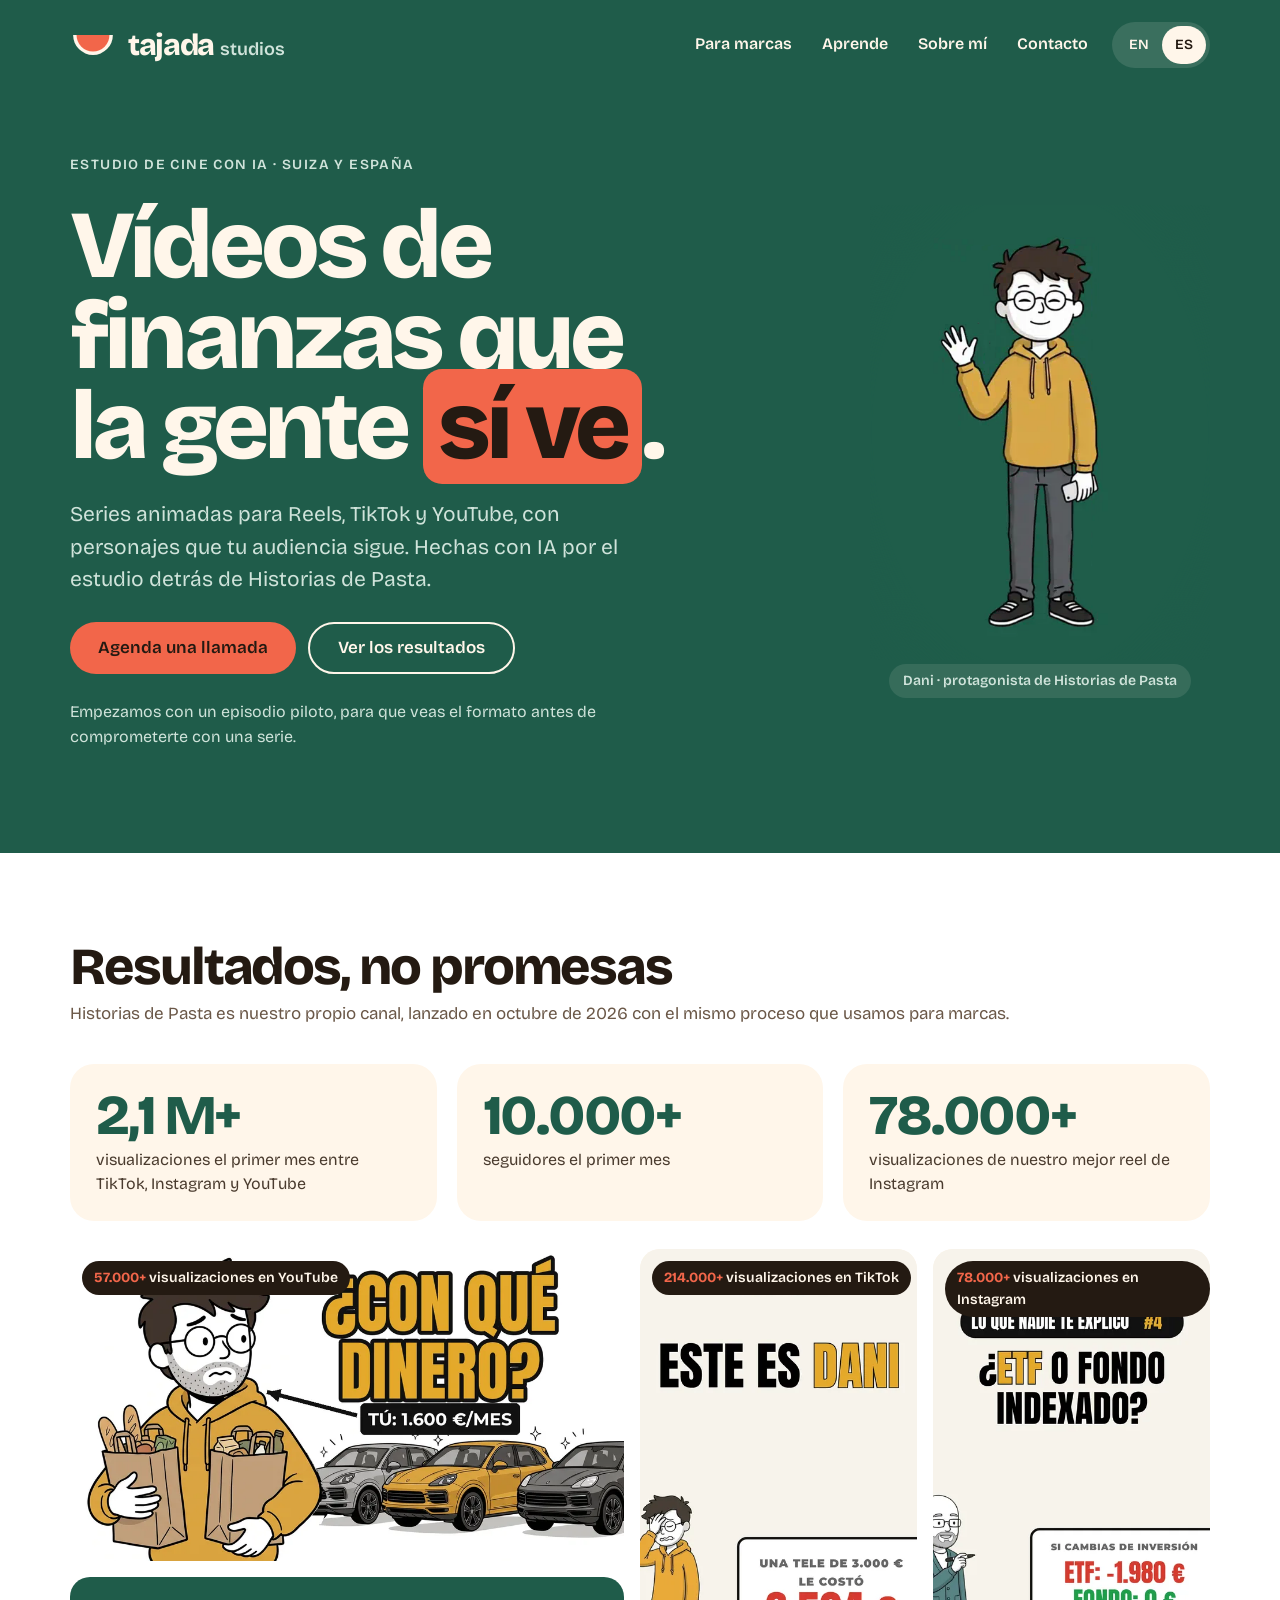
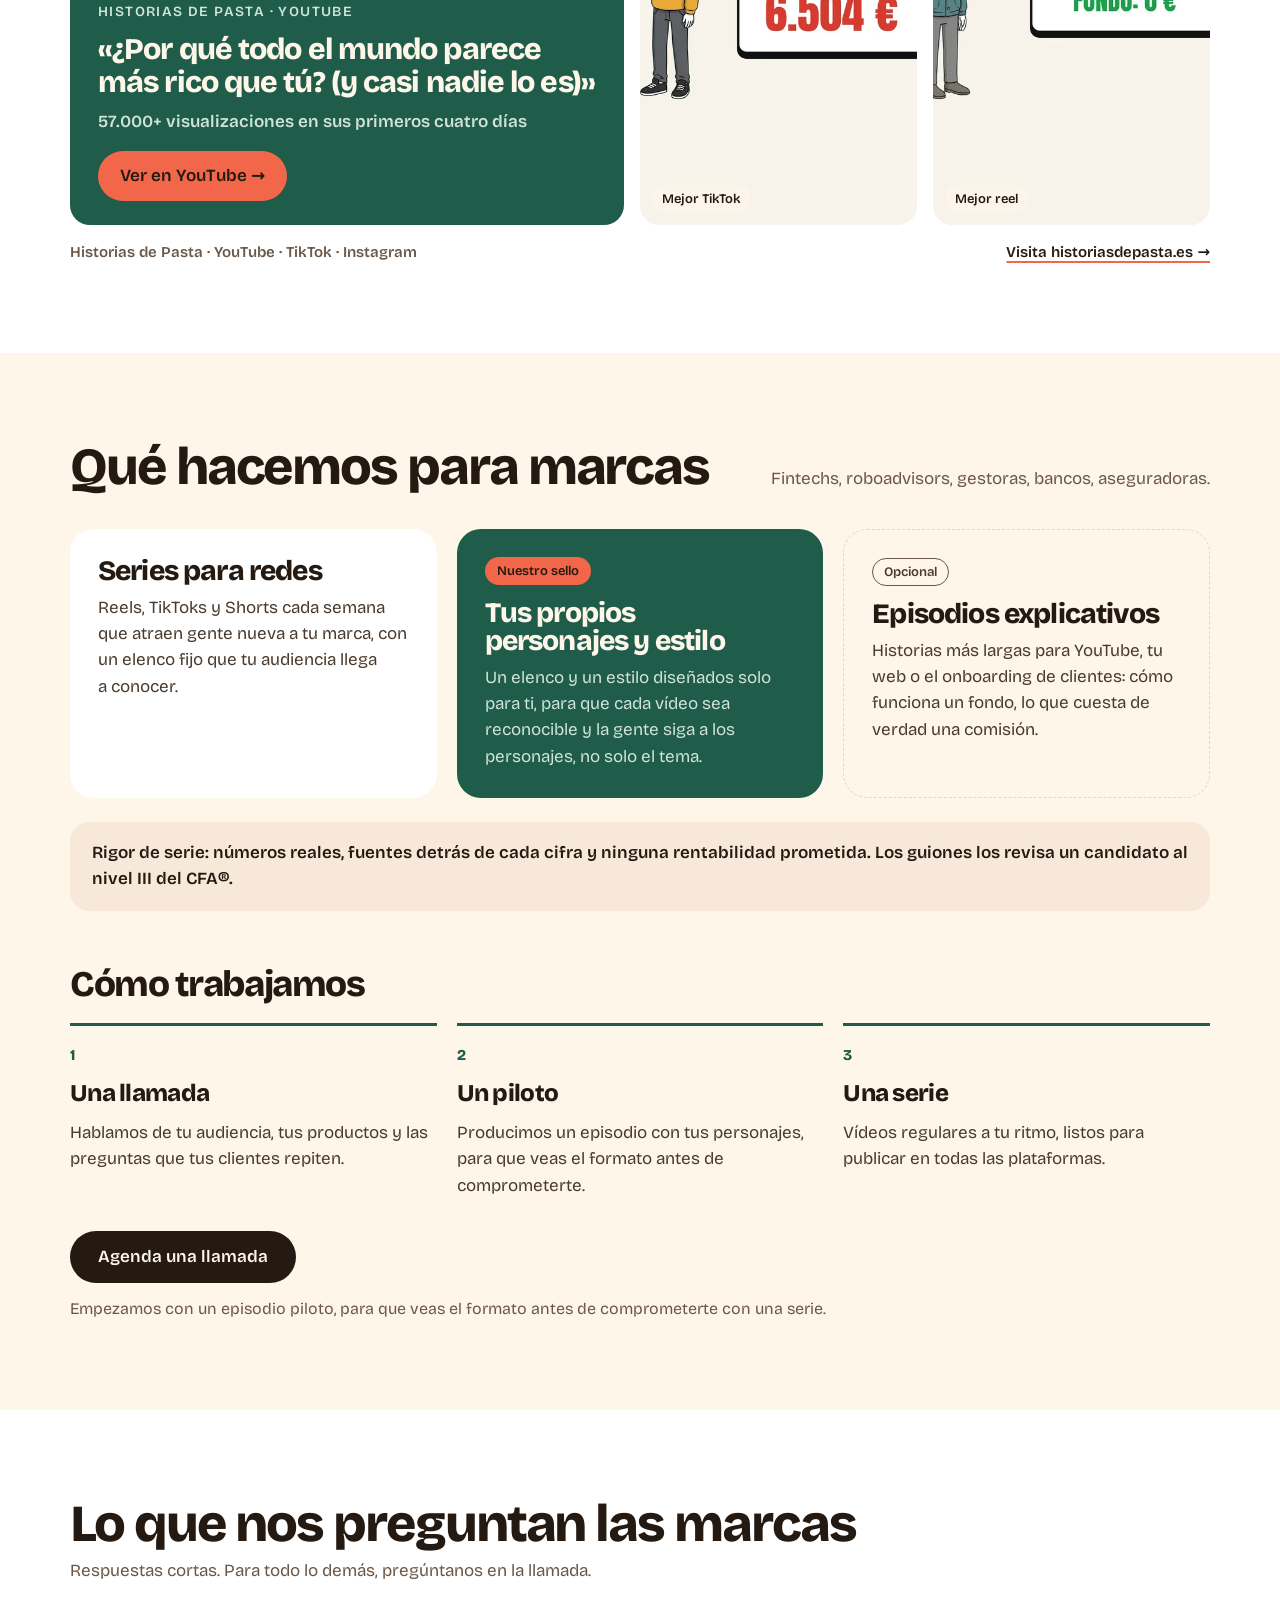
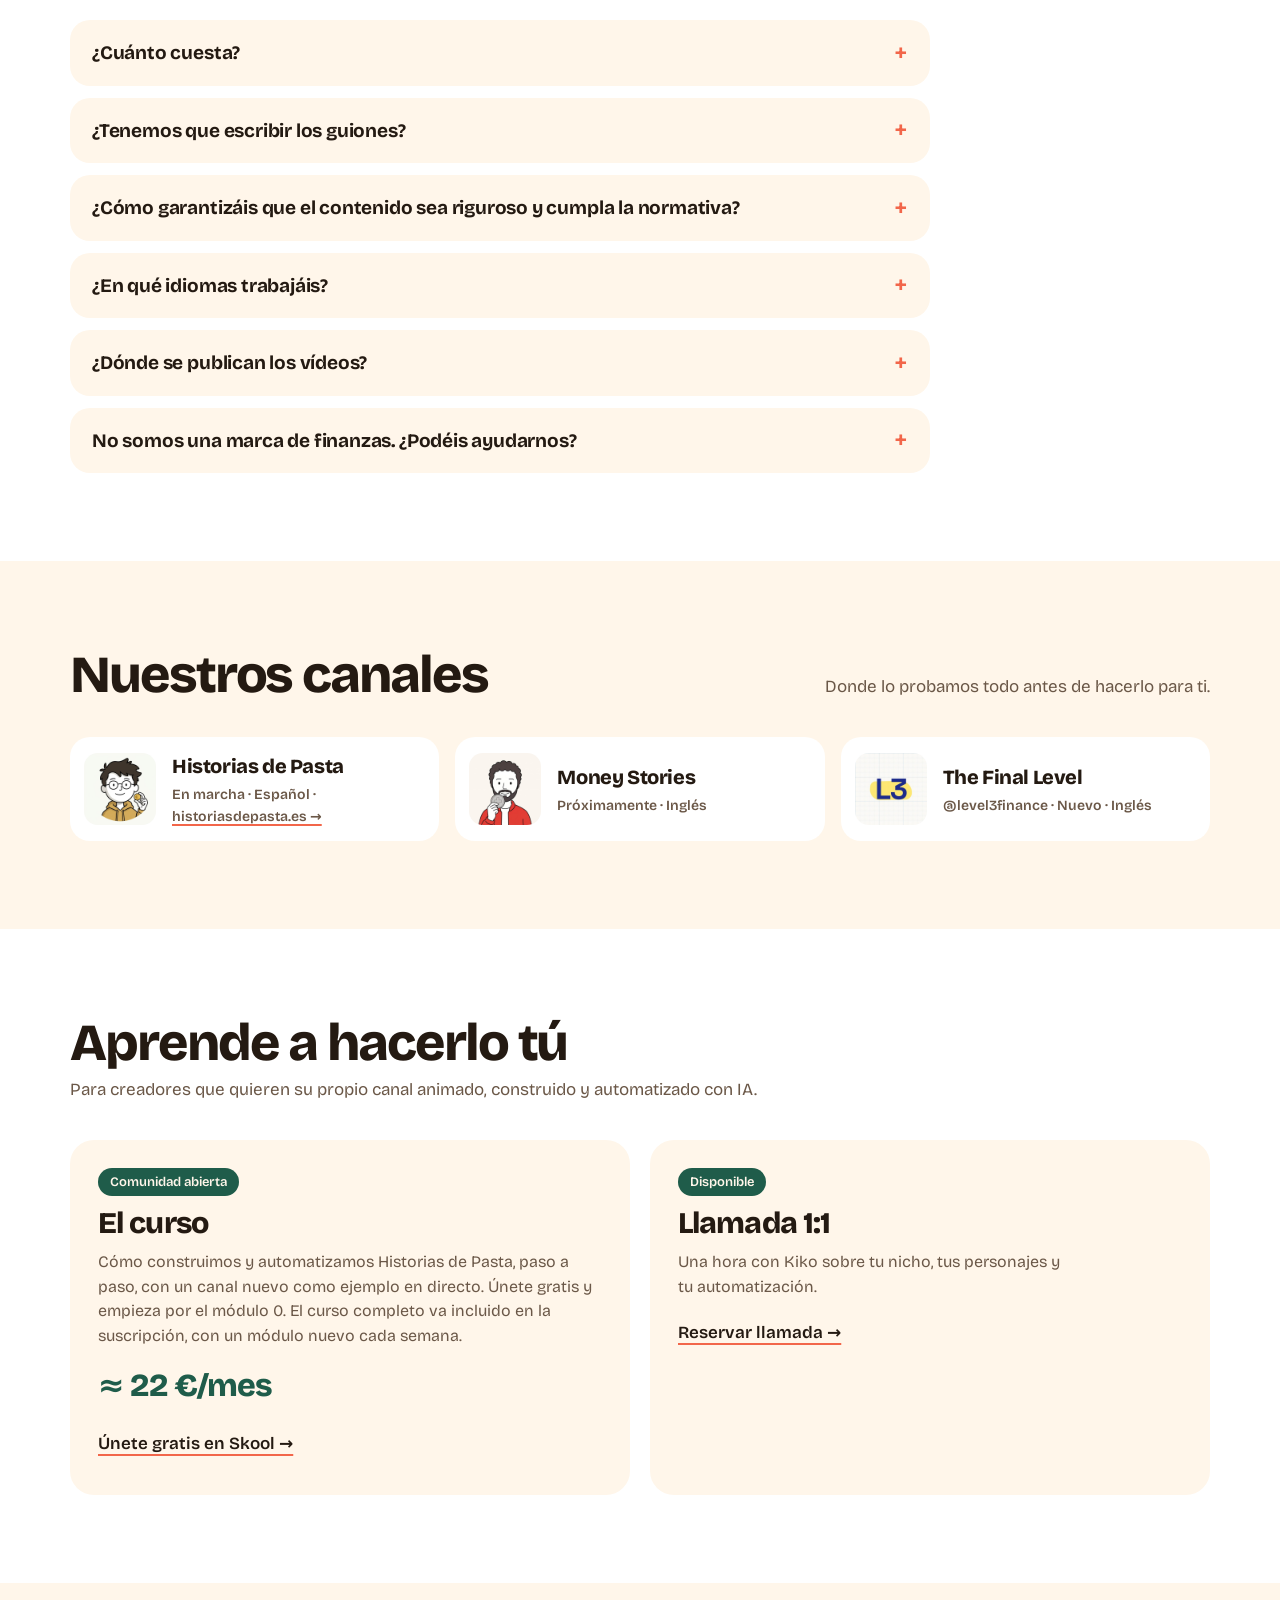
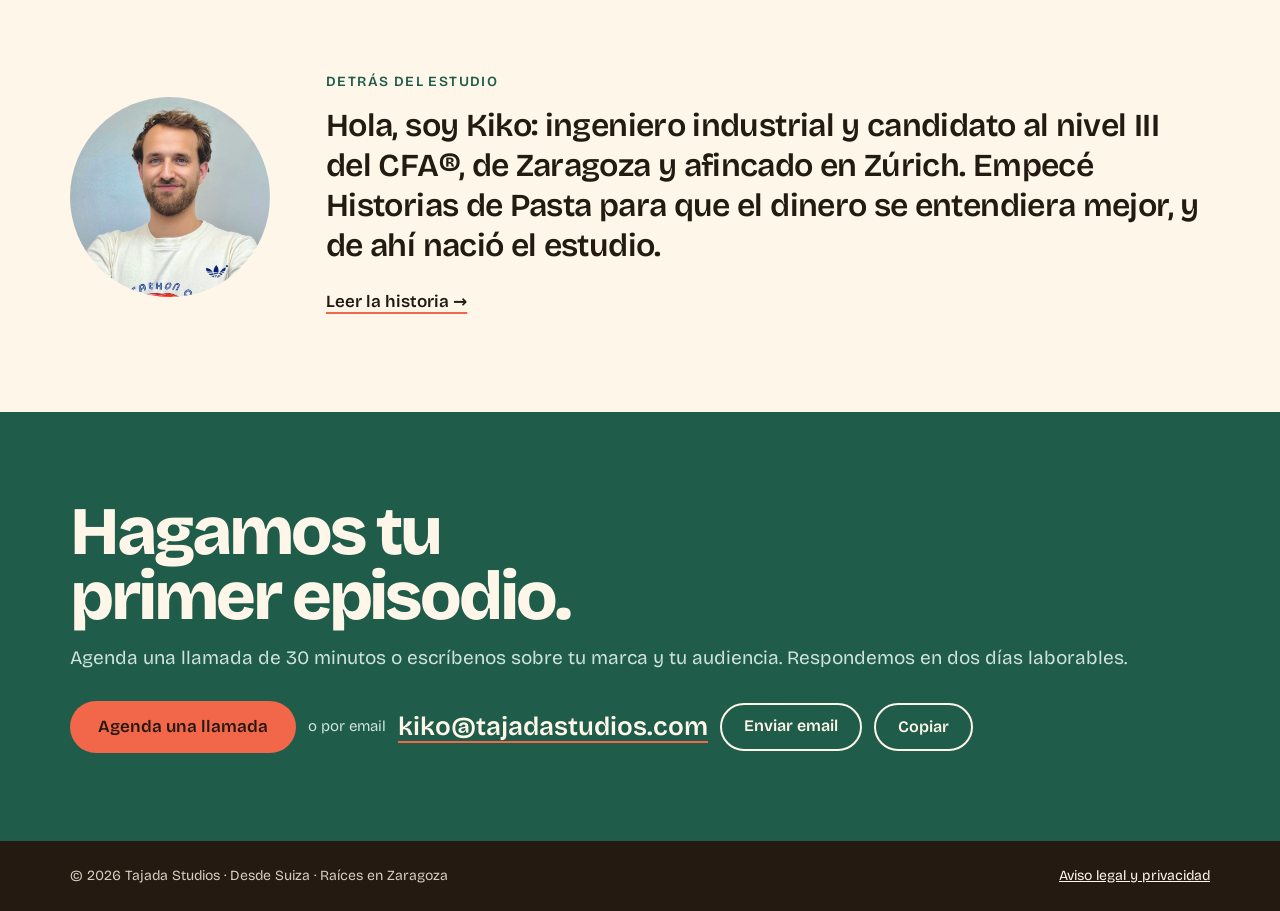
<file: es/index.html>
<!doctype html>
<html lang="es">
<head>
<meta charset="utf-8">
<meta name="viewport" content="width=device-width, initial-scale=1, viewport-fit=cover">
<title>Tajada Studios · Vídeos de finanzas que la gente sí ve</title>
<meta name="description" content="Vídeos explicativos y series animadas para fintechs, gestoras y bancos, del estudio detrás de Historias de Pasta. Desde Suiza, con raíces en Zaragoza.">
<link rel="canonical" href="https://tajadastudios.com/es/">
<link rel="alternate" hreflang="en" href="https://tajadastudios.com/">
<link rel="alternate" hreflang="es" href="https://tajadastudios.com/es/">
<link rel="alternate" hreflang="x-default" href="https://tajadastudios.com/">
<meta property="og:type" content="website">
<meta property="og:site_name" content="Tajada Studios">
<meta property="og:title" content="Tajada Studios · Vídeos de finanzas que la gente sí ve">
<meta property="og:description" content="Vídeos explicativos y series animadas para fintechs, gestoras y bancos, del estudio detrás de Historias de Pasta. Desde Suiza, con raíces en Zaragoza.">
<meta property="og:url" content="https://tajadastudios.com/es/">
<meta property="og:locale" content="es_ES">
<meta property="og:locale:alternate" content="en_GB">
<meta property="og:image" content="https://tajadastudios.com/og-es.png">
<meta property="og:image:width" content="1200">
<meta property="og:image:height" content="630">
<meta property="og:image:alt" content="Tajada Studios">
<meta name="twitter:card" content="summary_large_image">
<meta name="twitter:title" content="Tajada Studios · Vídeos de finanzas que la gente sí ve">
<meta name="twitter:description" content="Vídeos explicativos y series animadas para fintechs, gestoras y bancos, del estudio detrás de Historias de Pasta. Desde Suiza, con raíces en Zaragoza.">
<meta name="twitter:image" content="https://tajadastudios.com/og-es.png">
<meta name="theme-color" content="#1F5C4A">
<link rel="icon" href="/favicon.svg" type="image/svg+xml">
<link rel="apple-touch-icon" href="/apple-touch-icon.png">
<link rel="preload" href="/fonts/bricolage-latin.woff2" as="font" type="font/woff2" crossorigin>
<link rel="stylesheet" href="/css/site.css?v=9">
<script type="application/ld+json">{"@context": "https://schema.org", "@type": "Organization", "name": "Tajada Studios", "url": "https://tajadastudios.com/", "description": "Vídeos explicativos y series animadas para fintechs, gestoras y bancos, del estudio detrás de Historias de Pasta. Desde Suiza, con raíces en Zaragoza.", "logo": "https://tajadastudios.com/apple-touch-icon.png", "email": "kiko@tajadastudios.com", "founder": {"@type": "Person", "name": "Kiko Tajada", "url": "https://kikotajada.com/"}, "sameAs": ["https://www.youtube.com/@historias_pasta", "https://x.com/kikotajada", "https://www.linkedin.com/in/kikotajada/"]}</script>
<script type="application/ld+json">{"@context": "https://schema.org", "@type": "FAQPage", "mainEntity": [{"@type": "Question", "name": "¿Cuánto cuesta?", "acceptedAnswer": {"@type": "Answer", "text": "Depende de cuántos vídeos quieras al mes y de si diseñamos un reparto solo para ti. Te enviamos un presupuesto tras la primera llamada, y toda colaboración empieza con un único episodio piloto."}}, {"@type": "Question", "name": "¿Tenemos que escribir los guiones?", "acceptedAnswer": {"@type": "Answer", "text": "No. Nos cuentas tus productos y las preguntas que más te hacen tus clientes, y nosotros escribimos los guiones. Apruebas cada uno antes de animarlo."}}, {"@type": "Question", "name": "¿Cómo garantizáis que el contenido sea riguroso y cumpla la normativa?", "acceptedAnswer": {"@type": "Answer", "text": "Cada cifra sale de una fuente real y nunca prometemos rentabilidades. Los guiones los revisa un candidato a CFA® Level III, y tu equipo da el visto bueno antes de publicar nada."}}, {"@type": "Question", "name": "¿En qué idiomas trabajáis?", "acceptedAnswer": {"@type": "Answer", "text": "Español e inglés. Historias de Pasta es en español, y nuestros canales en inglés siguen el mismo proceso."}}, {"@type": "Question", "name": "¿Dónde se publican los vídeos?", "acceptedAnswer": {"@type": "Answer", "text": "Te entregamos los archivos listos para TikTok, Instagram, YouTube y tu web. Los publicas en tus propias cuentas."}}, {"@type": "Question", "name": "No somos una marca de finanzas. ¿Podéis ayudarnos?", "acceptedAnswer": {"@type": "Answer", "text": "Seguramente. El formato funciona para cualquier tema difícil de explicar. Cuéntanos qué tienes en mente."}}]}</script>
</head>
<body>
<a class="skip" href="#main">Saltar al contenido</a>
<header class="top on-green">
  <div class="wrap">
    <a class="brand" href="/es/" aria-label="Tajada Studios, inicio"><svg width="46" height="26" viewBox="0 0 120 68" aria-hidden="true" focusable="false"><path d="M8 8 A52 52 0 0 0 112 8 Z" fill="#FFF6EA"/><path d="M17 8 A43 43 0 0 0 103 8 Z" fill="#F2664A"/></svg><span class="t">tajada <span class="s">studios</span></span></a>
    <nav aria-label="Main"><a href="/es/#marcas">Para marcas</a><a href="/es/#aprende">Aprende</a><a href="/es/sobre/">Sobre mí</a><a href="/es/#contacto">Contacto</a><div class="lang" role="group" aria-label="Language / Idioma"><a href="/" hreflang="en" lang="en" data-lang="en">EN</a><a href="/es/" hreflang="es" lang="es" data-lang="es" aria-current="true">ES</a></div></nav>
  </div>
</header>
<main id="main">
<section class="hero on-green">
  <div class="wrap">
    <div class="hero-text">
      <span class="eyebrow" style="color:var(--mint)">Estudio de cine con IA · Suiza y España</span>
      <h1>Vídeos de finanzas que la gente <span class="hl">sí ve</span>.</h1>
      <p>Series animadas para Reels, TikTok y YouTube, con personajes que tu audiencia sigue. Hechas con IA por el estudio detrás de Historias de Pasta.</p>
      <div class="ctas">
        <a class="btn btn-coral" href="https://cal.com/francisco-tajada-lostao-zdrf9e/30min" target="_blank" rel="noopener">Agenda una llamada</a>
        <a class="btn btn-ghost" href="#trabajo">Ver los resultados</a>
      </div>
      <p class="risk">Empezamos con un episodio piloto, para que veas el formato antes de comprometerte con una serie.</p>
    </div>
    <figure class="hero-dani"><picture><source media="(prefers-reduced-motion: reduce)" srcset="/work/dani-hero.webp"><img src="/work/dani-hero-anim.webp" alt="Dani, el protagonista de Historias de Pasta, saludando" width="480" height="642" fetchpriority="high"></picture><figcaption>Dani · protagonista de Historias de Pasta</figcaption></figure>
  </div>
</section>

<section class="section white" id="trabajo" aria-labelledby="trabajo-h">
  <div class="wrap">
    <div class="head-row"><h2 id="trabajo-h">Resultados, no promesas</h2><p>Historias de Pasta es nuestro propio canal, lanzado en octubre de 2026 con el mismo proceso que usamos para marcas.</p></div>
    <div class="stats"><div class="stat"><b>2,1 M+</b><span>visualizaciones el primer mes entre TikTok, Instagram y YouTube</span></div><div class="stat"><b>10.000+</b><span>seguidores el primer mes</span></div><div class="stat"><b>78.000+</b><span>visualizaciones de nuestro mejor reel de Instagram</span></div></div>
    <div class="tops"><div class="topcol"><a class="topv wide" href="https://www.youtube.com/watch?v=ns3nBYqZciw" rel="noopener" target="_blank"><img src="/work/top-youtube.webp" alt="¿Por qué todo el mundo parece más rico que tú?" width="960" height="540" loading="lazy"><span class="badge"><b>57.000+</b> <span class="vo">visualizaciones en</span> YouTube</span></a><div class="ytbox"><span class="eyebrow">Historias de Pasta · YouTube</span><b>«¿Por qué todo el mundo parece más rico que tú? (y casi nadie lo es)»</b><span class="yt-stat">57.000+ visualizaciones en sus primeros cuatro días</span><a class="play" href="https://www.youtube.com/watch?v=ns3nBYqZciw" rel="noopener" target="_blank">Ver en YouTube →</a></div></div><a class="topv tall" href="https://www.tiktok.com/@historias.pasta/video/7696755332021816598" rel="noopener" target="_blank"><img src="/work/top-tiktok.webp" alt="Este es Dani: una tele de 3.000 € le costó 6.504 €" width="540" height="960" loading="lazy"><span class="badge"><b>214.000+</b> <span class="vo">visualizaciones en</span> TikTok</span><small>Mejor TikTok</small></a><a class="topv tall" href="https://www.instagram.com/reel/DeOap0isi_V/" rel="noopener" target="_blank"><img src="/work/top-instagram.webp" alt="¿ETF o fondo indexado?" width="540" height="960" loading="lazy"><span class="badge"><b>78.000+</b> <span class="vo">visualizaciones en</span> Instagram</span><small>Mejor reel</small></a></div>
    <div class="formats"><span>Historias de Pasta · YouTube · TikTok · Instagram</span><a href="https://historiasdepasta.es/" rel="noopener" target="_blank">Visita historiasdepasta.es →</a></div>
  </div>
</section>

<section class="section" id="marcas" aria-labelledby="marcas-h">
  <div class="wrap">
    <div class="head-row"><h2 id="marcas-h">Qué hacemos para marcas</h2><p>Fintechs, roboadvisors, gestoras, bancos, aseguradoras.</p></div>
    <div class="offers"><article class="offer "><h3>Series para redes</h3><p>Reels, TikToks y Shorts cada semana que atraen gente nueva a tu marca, con un elenco fijo que tu audiencia llega a conocer.</p></article><article class="offer feature"><span class="tag">Nuestro sello</span><h3>Tus propios personajes y estilo</h3><p>Un elenco y un estilo diseñados solo para ti, para que cada vídeo sea reconocible y la gente siga a los personajes, no solo el tema.</p></article><article class="offer optional"><span class="tag soon">Opcional</span><h3>Episodios explicativos</h3><p>Historias más largas para YouTube, tu web o el onboarding de clientes: cómo funciona un fondo, lo que cuesta de verdad una comisión.</p></article></div>
    <p class="trust">Rigor de serie: números reales, fuentes detrás de cada cifra y ninguna rentabilidad prometida. Los guiones los revisa un candidato al nivel III del CFA®.</p>
    <h3 class="how">Cómo trabajamos</h3>
    <ol class="steps"><li><b>Una llamada</b><p>Hablamos de tu audiencia, tus productos y las preguntas que tus clientes repiten.</p></li><li><b>Un piloto</b><p>Producimos un episodio con tus personajes, para que veas el formato antes de comprometerte.</p></li><li><b>Una serie</b><p>Vídeos regulares a tu ritmo, listos para publicar en todas las plataformas.</p></li></ol>
    <div class="ctas" style="margin-top:32px"><a class="btn btn-dark" href="https://cal.com/francisco-tajada-lostao-zdrf9e/30min" target="_blank" rel="noopener">Agenda una llamada</a></div>
    <p class="risk dark">Empezamos con un episodio piloto, para que veas el formato antes de comprometerte con una serie.</p>
  </div>
</section>

<section class="section white" id="faq" aria-labelledby="faq-h">
  <div class="wrap">
    <div class="head-row"><h2 id="faq-h">Lo que nos preguntan las marcas</h2><p>Respuestas cortas. Para todo lo demás, pregúntanos en la llamada.</p></div>
    <div class="faq"><details><summary>¿Cuánto cuesta?</summary><p>Depende de cuántos vídeos quieras al mes y de si diseñamos un reparto solo para ti. Te enviamos un presupuesto tras la primera llamada, y toda colaboración empieza con un único episodio piloto.</p></details><details><summary>¿Tenemos que escribir los guiones?</summary><p>No. Nos cuentas tus productos y las preguntas que más te hacen tus clientes, y nosotros escribimos los guiones. Apruebas cada uno antes de animarlo.</p></details><details><summary>¿Cómo garantizáis que el contenido sea riguroso y cumpla la normativa?</summary><p>Cada cifra sale de una fuente real y nunca prometemos rentabilidades. Los guiones los revisa un candidato a CFA® Level III, y tu equipo da el visto bueno antes de publicar nada.</p></details><details><summary>¿En qué idiomas trabajáis?</summary><p>Español e inglés. Historias de Pasta es en español, y nuestros canales en inglés siguen el mismo proceso.</p></details><details><summary>¿Dónde se publican los vídeos?</summary><p>Te entregamos los archivos listos para TikTok, Instagram, YouTube y tu web. Los publicas en tus propias cuentas.</p></details><details><summary>No somos una marca de finanzas. ¿Podéis ayudarnos?</summary><p>Seguramente. El formato funciona para cualquier tema difícil de explicar. Cuéntanos qué tienes en mente.</p></details></div>
  </div>
</section>

<section class="section" id="canales" aria-labelledby="canales-h">
  <div class="wrap">
    <div class="head-row"><h2 id="canales-h">Nuestros canales</h2><p>Donde lo probamos todo antes de hacerlo para ti.</p></div>
    <div class="chans">
      <a class="chan" href="https://historiasdepasta.es/" rel="noopener" target="_blank"><img src="/hdp-cover.jpg?v=2" alt="" width="96" height="96" loading="lazy"><span><b>Historias de Pasta</b><small>En marcha · Español · <u>historiasdepasta.es →</u></small></span></a>
      <div class="chan"><img src="/ms-cover.jpg" alt="" width="96" height="96" loading="lazy"><span><b>Money Stories</b><small>Próximamente · Inglés</small></span></div>
      <div class="chan"><img src="/l3-cover.jpg" alt="" width="96" height="96" loading="lazy"><span><b>The Final Level</b><small>@level3finance · Nuevo · Inglés</small></span></div>
    </div>
  </div>
</section>

<section class="section white" id="aprende" aria-labelledby="aprende-h">
  <div class="wrap">
    <div class="head-row"><h2 id="aprende-h">Aprende a hacerlo tú</h2><p>Para creadores que quieren su propio canal animado, construido y automatizado con IA.</p></div>
    <div class="learn">
      <article class="card plan">
        <div class="in">
          <span class="tag">Comunidad abierta</span>
          <h3>El curso</h3>
          <p>Cómo construimos y automatizamos Historias de Pasta, paso a paso, con un canal nuevo como ejemplo en directo. Únete gratis y empieza por el módulo 0. El curso completo va incluido en la suscripción, con un módulo nuevo cada semana.</p>
          <span class="price">≈ 22 €/mes</span>
          <a class="more" href="https://www.skool.com/tajada-studios-4161" target="_blank" rel="noopener">Únete gratis en Skool →</a>
        </div>
      </article>
      <article class="card plan">
        <div class="in">
          <span class="tag">Disponible</span>
          <h3>Llamada 1:1</h3>
          <p>Una hora con Kiko sobre tu nicho, tus personajes y tu automatización.</p>
          <a class="more" href="https://cal.com/francisco-tajada-lostao-zdrf9e/30min" target="_blank" rel="noopener">Reservar llamada →</a>
        </div>
      </article>
    </div>
  </div>
</section>

<section class="section behind" aria-labelledby="behind-h">
  <div class="wrap">
    <img class="avatar" src="/kiko.jpg" alt="Kiko Tajada" width="200" height="200" loading="lazy">
    <div class="txt">
      <span class="eyebrow" id="behind-h">Detrás del estudio</span>
      <p class="big">Hola, soy Kiko: ingeniero industrial y candidato al nivel III del CFA®, de Zaragoza y afincado en Zúrich. Empecé Historias de Pasta para que el dinero se entendiera mejor, y de ahí nació el estudio.</p>
      <a class="more" href="/es/sobre/">Leer la historia →</a>
    </div>
  </div>
</section>
</main>
<section class="contact on-green" id="contacto" aria-labelledby="contacto-h">
  <div class="wrap">
    <div>
      <h2 id="contacto-h">Hagamos tu<br>primer episodio.</h2>
      <p>Agenda una llamada de 30 minutos o escríbenos sobre tu marca y tu audiencia. Respondemos en dos días laborables.</p>
    </div>
    <div class="mail">
      <a class="btn btn-coral book" href="https://cal.com/francisco-tajada-lostao-zdrf9e/30min" target="_blank" rel="noopener">Agenda una llamada</a>
      <span class="or">o por email</span>
      <a id="email" href="mailto:kiko@tajadastudios.com">kiko@tajadastudios.com</a>
      <a class="send" href="mailto:kiko@tajadastudios.com">Enviar email</a>
      <button type="button" id="copy-email" data-copied="Copiado" data-selected="Seleccionado, pulsa Ctrl+C">Copiar</button>
      <output id="copy-status" aria-live="polite"></output>
    </div>
  </div>
</section>
<footer>
  <div class="wrap">
    <span>© 2026 Tajada Studios · Desde Suiza · Raíces en Zaragoza</span>
    <a href="/es/legal/">Aviso legal y privacidad</a>
  </div>
</footer>
<script>
document.querySelectorAll('.lang a').forEach(function(a){a.addEventListener('click',function(){try{localStorage.setItem('tajada-lang',a.dataset.lang)}catch(e){}})});
var b=document.getElementById('copy-email');
if(b){b.addEventListener('click',function(){var el=document.getElementById('email'),s=document.getElementById('copy-status');
function sel(){var r=document.createRange();r.selectNodeContents(el);var g=getSelection();g.removeAllRanges();g.addRange(r);s.textContent=b.dataset.selected}
try{navigator.clipboard.writeText(el.textContent.trim()).then(function(){s.textContent=b.dataset.copied},sel)}catch(e){sel()}})}
</script>
</body>
</html>
</file>
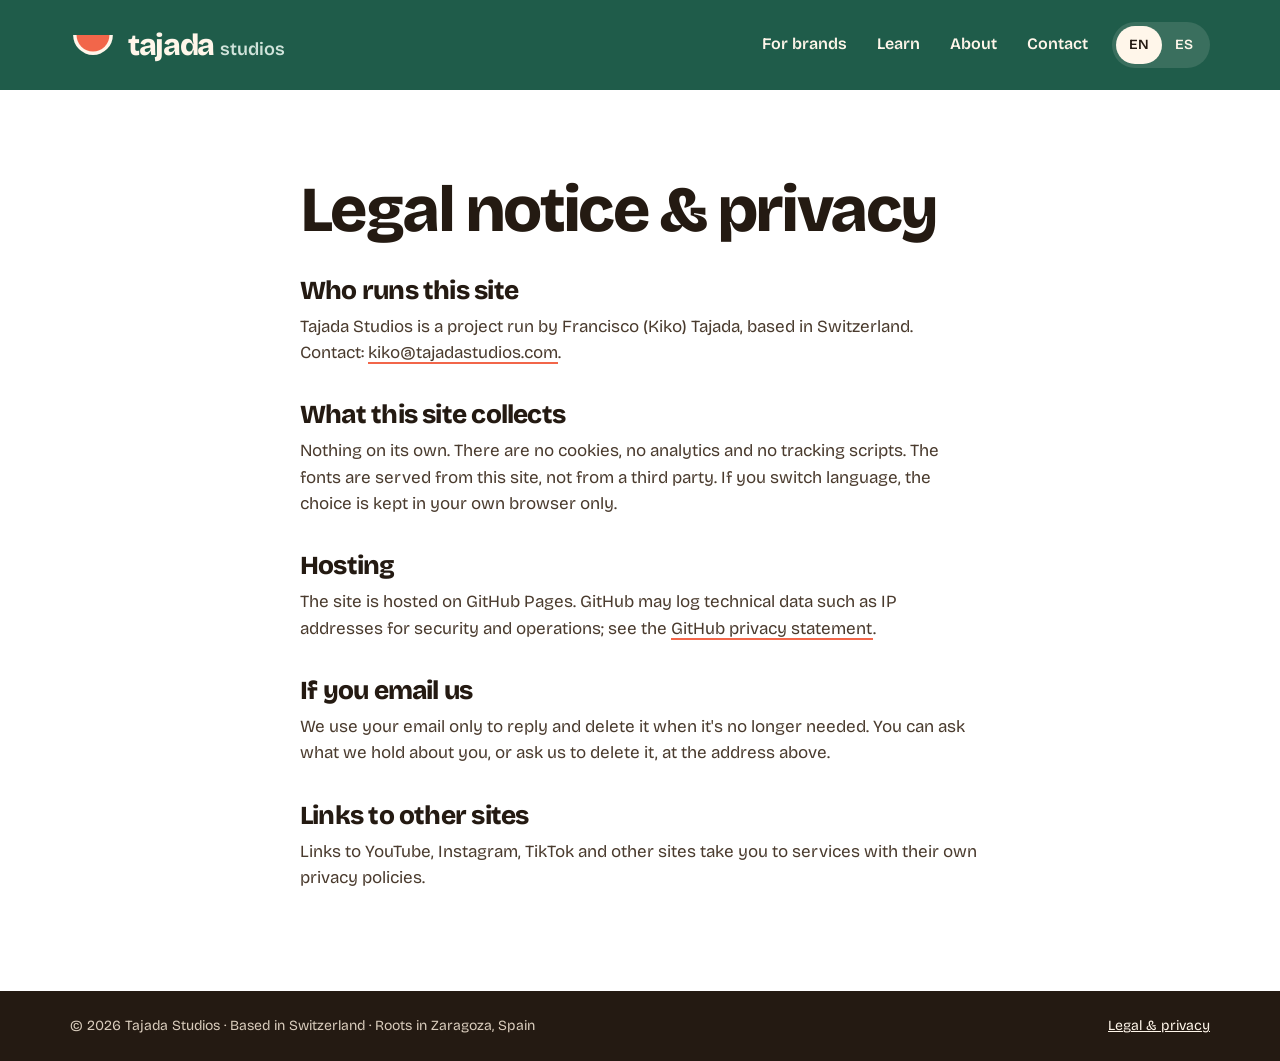
<file: legal/index.html>
<!doctype html>
<html lang="en">
<head>
<meta charset="utf-8">
<meta name="viewport" content="width=device-width, initial-scale=1, viewport-fit=cover">
<title>Legal notice and privacy · Tajada Studios</title>
<meta name="description" content="Legal notice and privacy information for tajadastudios.com.">
<link rel="canonical" href="https://tajadastudios.com/legal/">
<link rel="alternate" hreflang="en" href="https://tajadastudios.com/legal/">
<link rel="alternate" hreflang="es" href="https://tajadastudios.com/es/legal/">
<link rel="alternate" hreflang="x-default" href="https://tajadastudios.com/legal/">
<meta name="theme-color" content="#1F5C4A">
<link rel="icon" href="/favicon.svg" type="image/svg+xml">
<link rel="apple-touch-icon" href="/apple-touch-icon.png">
<link rel="preload" href="/fonts/bricolage-latin.woff2" as="font" type="font/woff2" crossorigin>
<link rel="stylesheet" href="/css/site.css?v=6">
</head>
<body>
<a class="skip" href="#main">Skip to content</a>
<header class="top on-green">
  <div class="wrap">
    <a class="brand" href="/" aria-label="Tajada Studios, home"><svg width="46" height="26" viewBox="0 0 120 68" aria-hidden="true" focusable="false"><path d="M8 8 A52 52 0 0 0 112 8 Z" fill="#FFF6EA"/><path d="M17 8 A43 43 0 0 0 103 8 Z" fill="#F2664A"/></svg><span class="t">tajada <span class="s">studios</span></span></a>
    <nav aria-label="Main"><a href="/#brands">For brands</a><a href="/#learn">Learn</a><a href="/about/">About</a><a href="/#contact">Contact</a><div class="lang" role="group" aria-label="Language / Idioma"><a href="/legal/" hreflang="en" lang="en" data-lang="en" aria-current="true">EN</a><a href="/es/legal/" hreflang="es" lang="es" data-lang="es">ES</a></div></nav>
  </div>
</header>
<main id="main">
<section class="section white">
  <div class="wrap prose">
    <h1>Legal notice & privacy</h1>
    <h2>Who runs this site</h2><p>Tajada Studios is a project run by Francisco (Kiko) Tajada, based in Switzerland. Contact: <a href="mailto:kiko@tajadastudios.com">kiko@tajadastudios.com</a>.</p><h2>What this site collects</h2><p>Nothing on its own. There are no cookies, no analytics and no tracking scripts. The fonts are served from this site, not from a third party. If you switch language, the choice is kept in your own browser only.</p><h2>Hosting</h2><p>The site is hosted on GitHub Pages. GitHub may log technical data such as IP addresses for security and operations; see the <a href="https://docs.github.com/en/site-policy/privacy-policies/github-general-privacy-statement" rel="noopener" target="_blank">GitHub privacy statement</a>.</p><h2>If you email us</h2><p>We use your email only to reply and delete it when it's no longer needed. You can ask what we hold about you, or ask us to delete it, at the address above.</p><h2>Links to other sites</h2><p>Links to YouTube, Instagram, TikTok and other sites take you to services with their own privacy policies.</p>
  </div>
</section>
</main>
<footer>
  <div class="wrap">
    <span>© 2026 Tajada Studios · Based in Switzerland · Roots in Zaragoza, Spain</span>
    <a href="/legal/">Legal & privacy</a>
  </div>
</footer>
<script>
document.querySelectorAll('.lang a').forEach(function(a){a.addEventListener('click',function(){try{localStorage.setItem('tajada-lang',a.dataset.lang)}catch(e){}})});
var b=document.getElementById('copy-email');
if(b){b.addEventListener('click',function(){var el=document.getElementById('email'),s=document.getElementById('copy-status');
function sel(){var r=document.createRange();r.selectNodeContents(el);var g=getSelection();g.removeAllRanges();g.addRange(r);s.textContent=b.dataset.selected}
try{navigator.clipboard.writeText(el.textContent.trim()).then(function(){s.textContent=b.dataset.copied},sel)}catch(e){sel()}})}
</script>
</body>
</html>
</file>
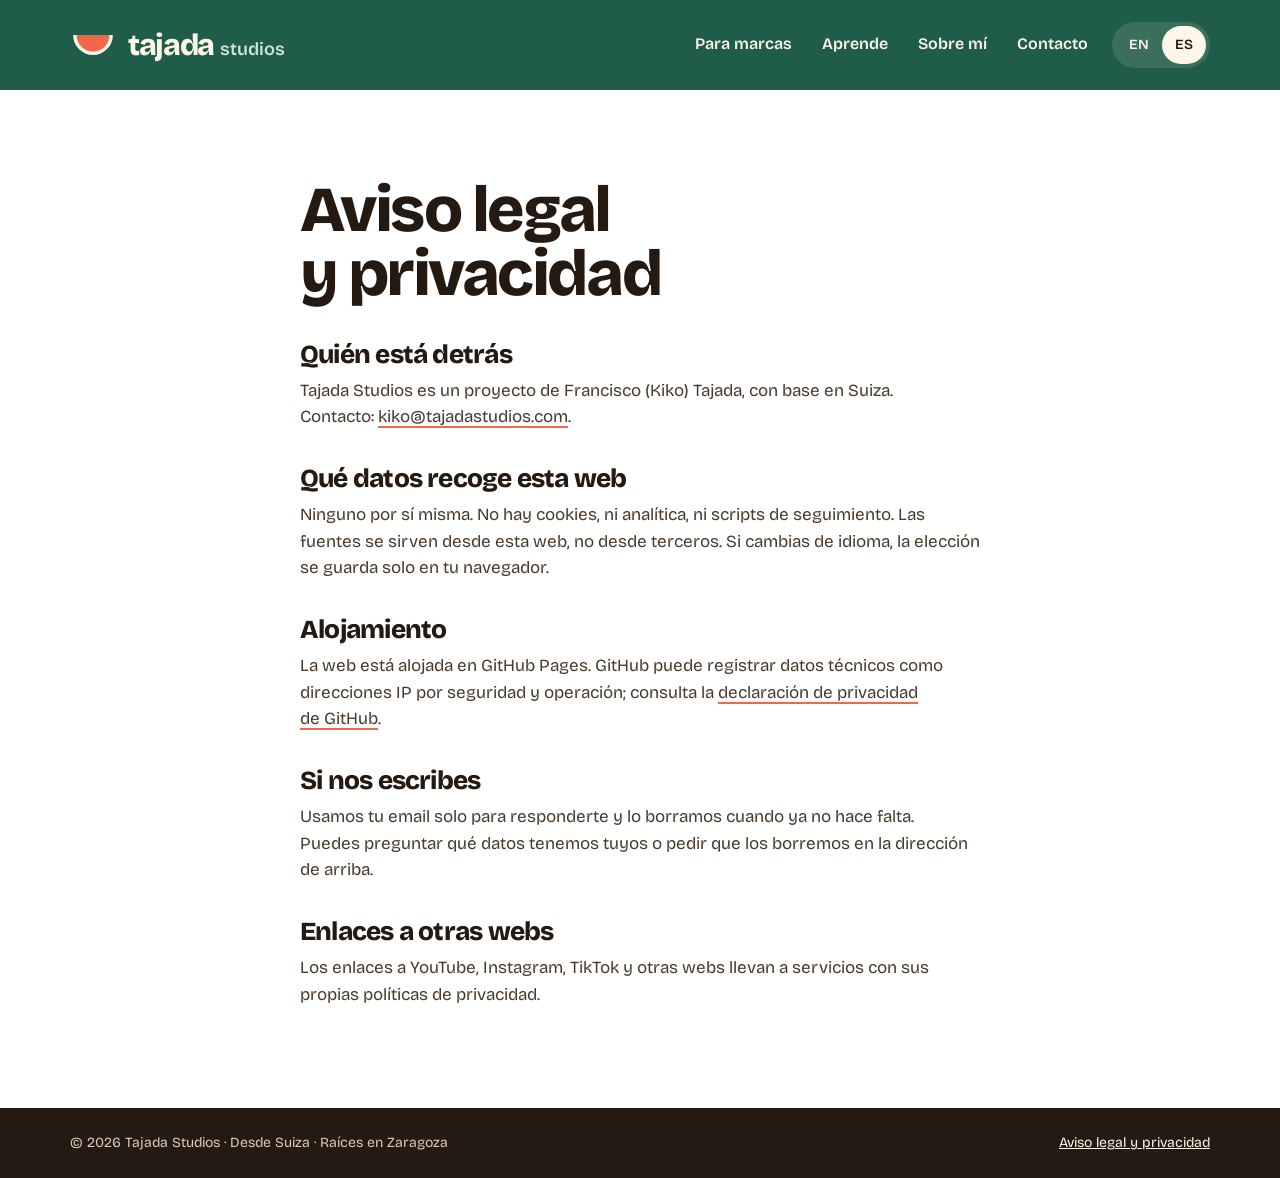
<file: es/legal/index.html>
<!doctype html>
<html lang="es">
<head>
<meta charset="utf-8">
<meta name="viewport" content="width=device-width, initial-scale=1, viewport-fit=cover">
<title>Aviso legal y privacidad · Tajada Studios</title>
<meta name="description" content="Aviso legal e información de privacidad de tajadastudios.com.">
<link rel="canonical" href="https://tajadastudios.com/es/legal/">
<link rel="alternate" hreflang="en" href="https://tajadastudios.com/legal/">
<link rel="alternate" hreflang="es" href="https://tajadastudios.com/es/legal/">
<link rel="alternate" hreflang="x-default" href="https://tajadastudios.com/legal/">
<meta name="theme-color" content="#1F5C4A">
<link rel="icon" href="/favicon.svg" type="image/svg+xml">
<link rel="apple-touch-icon" href="/apple-touch-icon.png">
<link rel="preload" href="/fonts/bricolage-latin.woff2" as="font" type="font/woff2" crossorigin>
<link rel="stylesheet" href="/css/site.css?v=6">
</head>
<body>
<a class="skip" href="#main">Saltar al contenido</a>
<header class="top on-green">
  <div class="wrap">
    <a class="brand" href="/es/" aria-label="Tajada Studios, inicio"><svg width="46" height="26" viewBox="0 0 120 68" aria-hidden="true" focusable="false"><path d="M8 8 A52 52 0 0 0 112 8 Z" fill="#FFF6EA"/><path d="M17 8 A43 43 0 0 0 103 8 Z" fill="#F2664A"/></svg><span class="t">tajada <span class="s">studios</span></span></a>
    <nav aria-label="Main"><a href="/es/#marcas">Para marcas</a><a href="/es/#aprende">Aprende</a><a href="/es/sobre/">Sobre mí</a><a href="/es/#contacto">Contacto</a><div class="lang" role="group" aria-label="Language / Idioma"><a href="/legal/" hreflang="en" lang="en" data-lang="en">EN</a><a href="/es/legal/" hreflang="es" lang="es" data-lang="es" aria-current="true">ES</a></div></nav>
  </div>
</header>
<main id="main">
<section class="section white">
  <div class="wrap prose">
    <h1>Aviso legal y privacidad</h1>
    <h2>Quién está detrás</h2><p>Tajada Studios es un proyecto de Francisco (Kiko) Tajada, con base en Suiza. Contacto: <a href="mailto:kiko@tajadastudios.com">kiko@tajadastudios.com</a>.</p><h2>Qué datos recoge esta web</h2><p>Ninguno por sí misma. No hay cookies, ni analítica, ni scripts de seguimiento. Las fuentes se sirven desde esta web, no desde terceros. Si cambias de idioma, la elección se guarda solo en tu navegador.</p><h2>Alojamiento</h2><p>La web está alojada en GitHub Pages. GitHub puede registrar datos técnicos como direcciones IP por seguridad y operación; consulta la <a href="https://docs.github.com/en/site-policy/privacy-policies/github-general-privacy-statement" rel="noopener" target="_blank">declaración de privacidad de GitHub</a>.</p><h2>Si nos escribes</h2><p>Usamos tu email solo para responderte y lo borramos cuando ya no hace falta. Puedes preguntar qué datos tenemos tuyos o pedir que los borremos en la dirección de arriba.</p><h2>Enlaces a otras webs</h2><p>Los enlaces a YouTube, Instagram, TikTok y otras webs llevan a servicios con sus propias políticas de privacidad.</p>
  </div>
</section>
</main>
<footer>
  <div class="wrap">
    <span>© 2026 Tajada Studios · Desde Suiza · Raíces en Zaragoza</span>
    <a href="/es/legal/">Aviso legal y privacidad</a>
  </div>
</footer>
<script>
document.querySelectorAll('.lang a').forEach(function(a){a.addEventListener('click',function(){try{localStorage.setItem('tajada-lang',a.dataset.lang)}catch(e){}})});
var b=document.getElementById('copy-email');
if(b){b.addEventListener('click',function(){var el=document.getElementById('email'),s=document.getElementById('copy-status');
function sel(){var r=document.createRange();r.selectNodeContents(el);var g=getSelection();g.removeAllRanges();g.addRange(r);s.textContent=b.dataset.selected}
try{navigator.clipboard.writeText(el.textContent.trim()).then(function(){s.textContent=b.dataset.copied},sel)}catch(e){sel()}})}
</script>
</body>
</html>
</file>
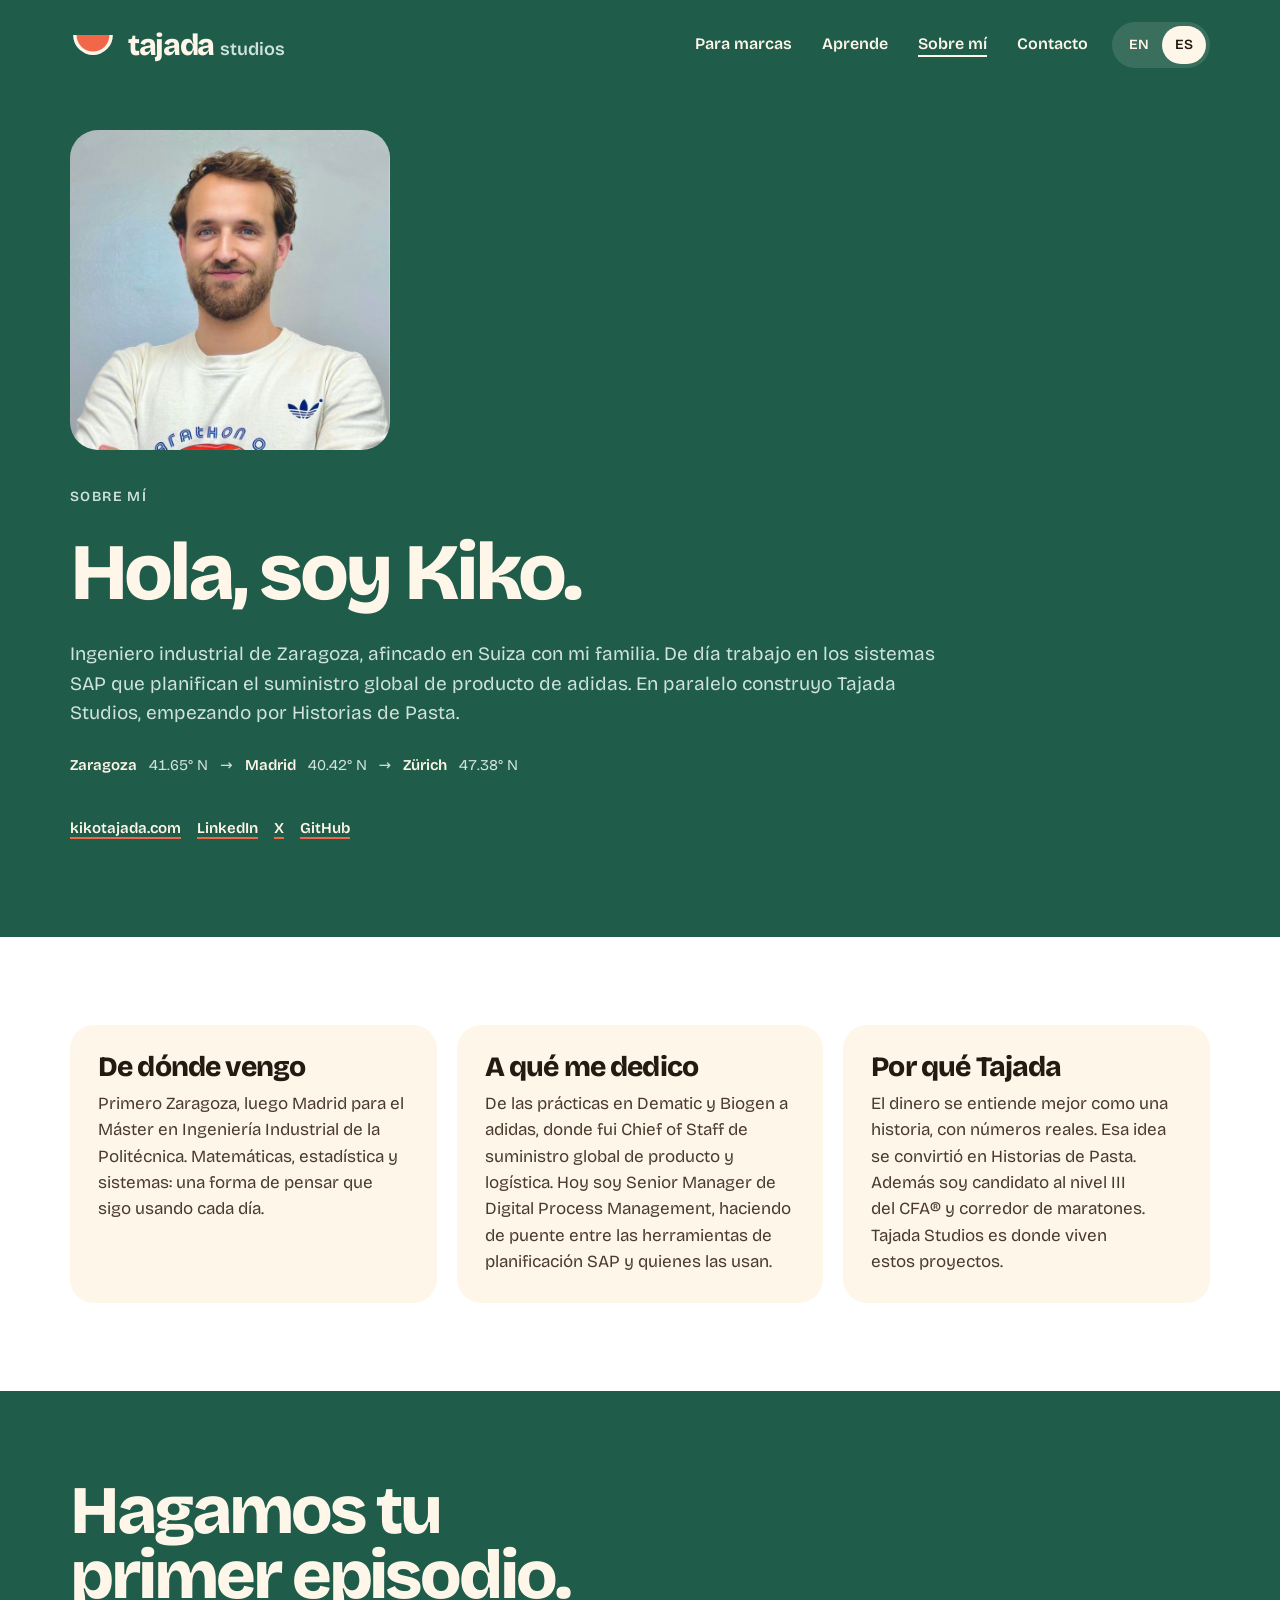
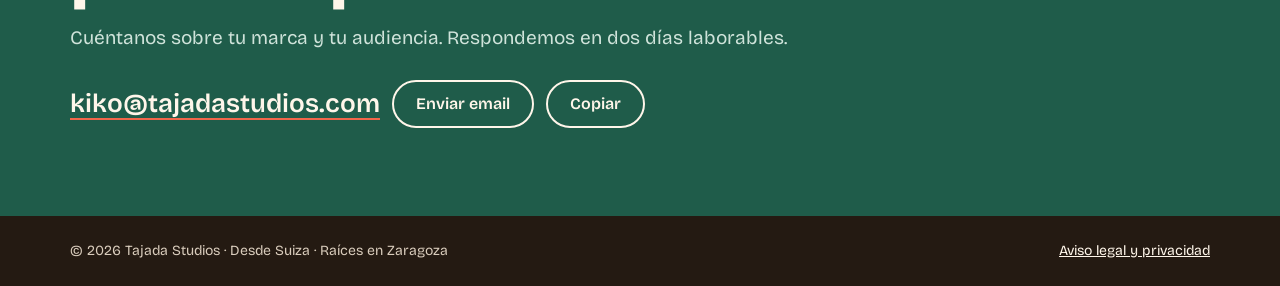
<file: es/sobre/index.html>
<!doctype html>
<html lang="es">
<head>
<meta charset="utf-8">
<meta name="viewport" content="width=device-width, initial-scale=1, viewport-fit=cover">
<title>Sobre Kiko · Tajada Studios</title>
<meta name="description" content="Kiko Tajada: ingeniero industrial de Zaragoza afincado en Suiza, creador de Tajada Studios e Historias de Pasta.">
<link rel="canonical" href="https://tajadastudios.com/es/sobre/">
<link rel="alternate" hreflang="en" href="https://tajadastudios.com/about/">
<link rel="alternate" hreflang="es" href="https://tajadastudios.com/es/sobre/">
<link rel="alternate" hreflang="x-default" href="https://tajadastudios.com/about/">
<meta property="og:type" content="website">
<meta property="og:site_name" content="Tajada Studios">
<meta property="og:title" content="Sobre Kiko · Tajada Studios">
<meta property="og:description" content="Kiko Tajada: ingeniero industrial de Zaragoza afincado en Suiza, creador de Tajada Studios e Historias de Pasta.">
<meta property="og:url" content="https://tajadastudios.com/es/sobre/">
<meta property="og:locale" content="es_ES">
<meta property="og:locale:alternate" content="en_GB">
<meta property="og:image" content="https://tajadastudios.com/og-es.png">
<meta property="og:image:width" content="1200">
<meta property="og:image:height" content="630">
<meta property="og:image:alt" content="Tajada Studios">
<meta name="twitter:card" content="summary_large_image">
<meta name="twitter:title" content="Sobre Kiko · Tajada Studios">
<meta name="twitter:description" content="Kiko Tajada: ingeniero industrial de Zaragoza afincado en Suiza, creador de Tajada Studios e Historias de Pasta.">
<meta name="twitter:image" content="https://tajadastudios.com/og-es.png">
<meta name="theme-color" content="#1F5C4A">
<link rel="icon" href="/favicon.svg" type="image/svg+xml">
<link rel="apple-touch-icon" href="/apple-touch-icon.png">
<link rel="preload" href="/fonts/bricolage-latin.woff2" as="font" type="font/woff2" crossorigin>
<link rel="stylesheet" href="/css/site.css?v=6">
</head>
<body>
<a class="skip" href="#main">Saltar al contenido</a>
<header class="top on-green">
  <div class="wrap">
    <a class="brand" href="/es/" aria-label="Tajada Studios, inicio"><svg width="46" height="26" viewBox="0 0 120 68" aria-hidden="true" focusable="false"><path d="M8 8 A52 52 0 0 0 112 8 Z" fill="#FFF6EA"/><path d="M17 8 A43 43 0 0 0 103 8 Z" fill="#F2664A"/></svg><span class="t">tajada <span class="s">studios</span></span></a>
    <nav aria-label="Main"><a href="/es/#marcas">Para marcas</a><a href="/es/#aprende">Aprende</a><a href="/es/sobre/" aria-current="page">Sobre mí</a><a href="/es/#contacto">Contacto</a><div class="lang" role="group" aria-label="Language / Idioma"><a href="/about/" hreflang="en" lang="en" data-lang="en">EN</a><a href="/es/sobre/" hreflang="es" lang="es" data-lang="es" aria-current="true">ES</a></div></nav>
  </div>
</header>
<main id="main">
<section class="about-hero on-green">
  <div class="wrap">
    <figure class="portrait"><img src="/kiko.jpg" alt="Kiko Tajada" width="720" height="720"></figure>
    <div class="hero-text">
      <span class="eyebrow" style="color:var(--mint)">Sobre mí</span>
      <h1>Hola, soy Kiko.</h1>
      <p>Ingeniero industrial de Zaragoza, afincado en Suiza con mi familia. De día trabajo en los sistemas SAP que planifican el suministro global de producto de adidas. En paralelo construyo Tajada Studios, empezando por Historias de Pasta.</p>
      <div class="route"><b>Zaragoza</b> 41.65° N <span aria-hidden="true">→</span> <b>Madrid</b> 40.42° N <span aria-hidden="true">→</span> <b>Zürich</b> 47.38° N</div>
      <ul class="links" aria-label="Kiko en otros sitios">
        <li><a href="https://kikotajada.com/" rel="noopener" target="_blank">kikotajada.com</a></li>
        <li><a href="https://www.linkedin.com/in/kikotajada/" rel="noopener" target="_blank">LinkedIn</a></li>
        <li><a href="https://x.com/kikotajada" rel="noopener" target="_blank">X</a></li>
        <li><a href="https://github.com/kikotajada" rel="noopener" target="_blank">GitHub</a></li>
      </ul>
    </div>
  </div>
</section>
<section class="section white">
  <div class="wrap story"><article><h2>De dónde vengo</h2><p>Primero Zaragoza, luego Madrid para el Máster en Ingeniería Industrial de la Politécnica. Matemáticas, estadística y sistemas: una forma de pensar que sigo usando cada día.</p></article><article><h2>A qué me dedico</h2><p>De las prácticas en Dematic y Biogen a adidas, donde fui Chief of Staff de suministro global de producto y logística. Hoy soy Senior Manager de Digital Process Management, haciendo de puente entre las herramientas de planificación SAP y quienes las usan.</p></article><article><h2>Por qué Tajada</h2><p>El dinero se entiende mejor como una historia, con números reales. Esa idea se convirtió en Historias de Pasta. Además soy candidato al nivel III del CFA® y corredor de maratones. Tajada Studios es donde viven estos proyectos.</p></article></div>
</section>
</main>
<section class="contact on-green" id="contacto" aria-labelledby="contacto-h">
  <div class="wrap">
    <div>
      <h2 id="contacto-h">Hagamos tu<br>primer episodio.</h2>
      <p>Cuéntanos sobre tu marca y tu audiencia. Respondemos en dos días laborables.</p>
    </div>
    <div class="mail">
      <a id="email" href="mailto:kiko@tajadastudios.com">kiko@tajadastudios.com</a>
      <a class="send" href="mailto:kiko@tajadastudios.com">Enviar email</a>
      <button type="button" id="copy-email" data-copied="Copiado" data-selected="Seleccionado, pulsa Ctrl+C">Copiar</button>
      <output id="copy-status" aria-live="polite"></output>
    </div>
  </div>
</section>
<footer>
  <div class="wrap">
    <span>© 2026 Tajada Studios · Desde Suiza · Raíces en Zaragoza</span>
    <a href="/es/legal/">Aviso legal y privacidad</a>
  </div>
</footer>
<script>
document.querySelectorAll('.lang a').forEach(function(a){a.addEventListener('click',function(){try{localStorage.setItem('tajada-lang',a.dataset.lang)}catch(e){}})});
var b=document.getElementById('copy-email');
if(b){b.addEventListener('click',function(){var el=document.getElementById('email'),s=document.getElementById('copy-status');
function sel(){var r=document.createRange();r.selectNodeContents(el);var g=getSelection();g.removeAllRanges();g.addRange(r);s.textContent=b.dataset.selected}
try{navigator.clipboard.writeText(el.textContent.trim()).then(function(){s.textContent=b.dataset.copied},sel)}catch(e){sel()}})}
</script>
</body>
</html>
</file>
<file: css/site.css>
/* Tajada Studios — watermelon look: rind green, melon coral, cocoa, cream. One family: Bricolage Grotesque (self-hosted). */
@font-face{font-family:"Bricolage Grotesque";font-style:normal;font-display:swap;font-weight:200 800;src:url(/fonts/bricolage-latin.woff2) format("woff2");unicode-range:U+0000-00FF,U+0131,U+0152-0153,U+02BB-02BC,U+02C6,U+02DA,U+02DC,U+0304,U+0308,U+0329,U+2000-206F,U+20AC,U+2122,U+2191,U+2193,U+2212,U+2215,U+FEFF,U+FFFD}
@font-face{font-family:"Bricolage Grotesque";font-style:normal;font-display:swap;font-weight:200 800;src:url(/fonts/bricolage-latin-ext.woff2) format("woff2");unicode-range:U+0100-02BA,U+02BD-02C5,U+02C7-02CC,U+02CE-02D7,U+02DD-02FF,U+0304,U+0308,U+0329,U+1D00-1DBF,U+1E00-1E9F,U+1EF2-1EFF,U+2020,U+20A0-20AB,U+20AD-20C0,U+2113,U+2C60-2C7F,U+A720-A7FF}

:root{
  --green:#1F5C4A; --coral:#F2664A; --cocoa:#241A12; --cream:#FFF6EA; --white:#FFFFFF;
  --mint:#CFE3DA;        /* secondary text on green */
  --muted:#6B5848;       /* secondary text on cream/white */
  --body-ink:#4A3B2E;
  --line:#E6D6C2;
  --ease:cubic-bezier(0.32,0.72,0,1);
  --font:"Bricolage Grotesque", system-ui, -apple-system, "Segoe UI", sans-serif;
  color-scheme:light;
}
*{box-sizing:border-box}
html{-webkit-text-size-adjust:100%}
body{margin:0; min-height:100vh; display:flex; flex-direction:column; background:var(--cream); color:var(--cocoa); font-family:var(--font); font-size:17px; line-height:1.55}
img{max-width:100%; height:auto; display:block}
h1,h2,h3{margin:0; font-weight:800; letter-spacing:-0.04em; line-height:1; text-wrap:balance}
p{margin:0; text-wrap:pretty}
a{color:inherit}
:focus-visible{outline:3px solid var(--cocoa); outline-offset:3px; border-radius:6px}
.on-green :focus-visible{outline-color:var(--cream)}
main{flex-grow:1}
.wrap{max-width:1180px; margin:0 auto; padding-inline:max(20px, env(safe-area-inset-left, 0px))}

.skip{position:absolute; left:16px; top:-60px; z-index:10; background:var(--cocoa); color:var(--cream); padding:10px 16px; border-radius:999px; font-weight:600; text-decoration:none}
.skip:focus{top:12px}

/* green band: header + hero, and contact */
.on-green{background:var(--green); color:var(--cream)}

/* header */
.top .wrap{display:flex; flex-wrap:wrap; align-items:center; justify-content:space-between; gap:12px 24px; padding-block:22px}
.brand{display:inline-flex; align-items:center; gap:12px; text-decoration:none; min-height:44px}
.brand svg{width:46px; height:auto; flex:none}
.brand .t{font-size:30px; font-weight:800; letter-spacing:-0.045em; line-height:1}
.brand .s{font-size:18px; font-weight:600; letter-spacing:0; color:var(--mint)}
nav{display:flex; flex-wrap:wrap; align-items:center; gap:2px 6px}
nav a{text-decoration:none; font-weight:600; font-size:16px; padding:10px 12px; border-radius:999px; transition:background .4s var(--ease)}
nav a:hover{background:rgba(255,246,234,.12)}
nav a[aria-current="page"]{text-decoration:underline; text-underline-offset:6px; text-decoration-thickness:2px}
.lang{display:inline-flex; background:rgba(255,246,234,.12); border-radius:999px; padding:4px; margin-left:6px}
.lang a{font-size:14px; padding:8px 13px; min-width:44px; text-align:center}
.lang a[aria-current="true"]{background:var(--cream); color:var(--cocoa); text-decoration:none}

/* hero */
.hero .wrap{display:flex; flex-wrap:wrap; align-items:center; gap:40px 56px; padding-block:64px 104px}
.hero-text{flex:1 1 auto; max-width:900px; min-width:0; display:flex; flex-direction:column; gap:26px}
.hero h1{font-size:clamp(46px, 8.2vw, 96px); line-height:.94; letter-spacing:-0.05em}
.hl{background:var(--coral); color:var(--cocoa); border-radius:.2em; padding:0 .16em; -webkit-box-decoration-break:clone; box-decoration-break:clone}
.hero p{font-size:clamp(18px, 2vw, 21px); color:var(--mint); max-width:36rem}
.ctas{display:flex; flex-wrap:wrap; gap:12px}
.btn{display:inline-flex; align-items:center; justify-content:center; min-height:52px; padding:0 28px; border-radius:999px; font-weight:600; font-size:17px; text-decoration:none; transition:transform .5s var(--ease), background .4s var(--ease)}
.btn:active{transform:translateY(1px) scale(.98)}
.btn-coral{background:var(--coral); color:var(--cocoa)}
.btn-coral:hover{background:#F47E66}
.btn-ghost{border:2px solid var(--cream); color:var(--cream)}
.btn-ghost:hover{background:rgba(255,246,234,.12)}

/* sections */
.section{padding-block:88px}
.white{background:var(--white)}
.head-row{display:flex; flex-wrap:wrap; justify-content:space-between; align-items:baseline; gap:8px 24px; margin-bottom:36px}
.head-row h2{font-size:clamp(36px, 5vw, 52px)}
.head-row p{color:var(--muted)}

.grid{display:grid; grid-template-columns:repeat(auto-fit, minmax(270px, 1fr)); gap:20px}
.card{background:var(--cream); border-radius:24px; overflow:hidden; display:flex; flex-direction:column; transition:transform .7s var(--ease)}
.card:hover{transform:translateY(-4px)}
.card .cover{aspect-ratio:4/3; width:100%; height:auto; object-fit:cover; background:#F7F1E6}
.card .in{padding:22px 24px 26px; display:flex; flex-direction:column; gap:10px; flex-grow:1}
.card h3{font-size:30px; letter-spacing:-0.03em}
.card p{color:var(--muted); font-size:16px}
.tag{align-self:flex-start; border-radius:999px; padding:4px 12px; font-size:13px; font-weight:600; background:var(--green); color:var(--cream)}
.tag.soon{background:transparent; color:var(--body-ink); border:1.5px solid var(--muted); padding:3px 11px}
.links{display:flex; flex-wrap:wrap; gap:4px 16px; list-style:none; padding:6px 0 0; margin:0; font-weight:600; font-size:15px}
.links a{display:inline-flex; align-items:center; min-height:40px; text-decoration:underline; text-decoration-color:var(--coral); text-decoration-thickness:2px; text-underline-offset:4px}
.links a:hover{text-decoration-color:var(--green)}

/* behind the studio */
.behind .wrap{display:flex; flex-wrap:wrap; align-items:center; gap:32px 56px}
.avatar{width:200px; height:200px; border-radius:50%; object-fit:cover; background:var(--coral); flex:none}
.behind .txt{flex:1 1 420px; display:flex; flex-direction:column; gap:14px}
.eyebrow{font-size:14px; font-weight:600; letter-spacing:.1em; text-transform:uppercase; color:var(--green)}
.behind .big{font-size:clamp(24px, 3vw, 32px); font-weight:600; letter-spacing:-0.02em; line-height:1.25}
.more{font-weight:600; font-size:17px; text-decoration:underline; text-decoration-color:var(--coral); text-decoration-thickness:2px; text-underline-offset:5px; align-self:flex-start; min-height:44px; display:inline-flex; align-items:center}

/* contact */
.contact .wrap{display:flex; flex-wrap:wrap; justify-content:space-between; align-items:flex-end; gap:28px; padding-block:88px}
.contact h2{font-size:clamp(44px, 6vw, 68px); line-height:.95; letter-spacing:-0.045em}
.contact p{color:var(--mint); font-size:19px; margin-top:14px}
.mail{display:flex; flex-wrap:wrap; align-items:center; gap:12px}
.mail a{font-size:clamp(20px, 2.4vw, 26px); font-weight:600; text-decoration:underline; text-decoration-color:var(--coral); text-decoration-thickness:2px; text-underline-offset:6px}
.mail button{font:600 16px var(--font); min-height:48px; padding:0 22px; border-radius:999px; border:0; background:var(--coral); color:var(--cocoa); cursor:pointer; transition:transform .5s var(--ease)}
.mail button:active{transform:scale(.98)}
.mail output{font-size:15px; color:var(--mint); min-width:6rem}

footer{background:var(--cocoa); color:#D9CCBC; font-size:14px}
footer .wrap{display:flex; flex-wrap:wrap; justify-content:space-between; gap:8px 24px; padding-block:24px}
footer a{color:#FFF6EA}

/* about page */
.about-hero .wrap{display:flex; flex-wrap:wrap; align-items:center; gap:36px 56px; padding-block:40px 88px}
.portrait{flex:0 1 320px; margin:0}
.portrait img{width:100%; aspect-ratio:1; object-fit:cover; border-radius:28px; background:var(--coral)}
.about-hero h1{font-size:clamp(44px, 7vw, 80px); letter-spacing:-0.05em}
.about-hero .hero-text p{color:var(--mint); font-size:19px}
.route{font-variant-numeric:tabular-nums; font-size:15px; color:var(--mint); display:flex; flex-wrap:wrap; gap:6px 12px; align-items:center}
.route b{color:var(--cream); font-weight:600}
.on-green .links a{text-decoration-color:var(--coral)}
.story{display:grid; grid-template-columns:repeat(auto-fit, minmax(260px, 1fr)); gap:20px}
.story article{background:var(--cream); border-radius:24px; padding:28px; display:flex; flex-direction:column; gap:10px}
.story h2{font-size:28px; letter-spacing:-0.03em}
.story p{color:var(--body-ink)}

/* legal + 404 */
.prose{max-width:720px}
.prose h1{font-size:clamp(40px, 6vw, 64px); margin-bottom:28px}
.prose h2{font-size:26px; letter-spacing:-0.03em; margin:36px 0 10px}
.prose p{color:var(--body-ink); margin-bottom:12px}
.prose a{text-decoration-color:var(--coral); text-decoration-thickness:2px; text-underline-offset:4px}
.lost .wrap{display:flex; flex-direction:column; align-items:flex-start; gap:24px; padding-block:72px 120px}
.lost h1{font-size:clamp(48px, 9vw, 104px); letter-spacing:-0.05em; line-height:.94}
.lost p{color:var(--mint); font-size:19px; max-width:34rem}

/* brand homepage */
.btn-dark{background:var(--cocoa); color:var(--cream)}
.btn-dark:hover{background:#3A2C20}
.stats{display:grid; grid-template-columns:repeat(auto-fit, minmax(220px, 1fr)); gap:20px; margin-bottom:28px}
.stat{background:var(--cream); border-radius:24px; padding:24px 26px; display:flex; flex-direction:column; gap:4px}
.stat b{font-size:clamp(40px, 5vw, 56px); font-weight:800; letter-spacing:-0.04em; line-height:1; color:var(--green)}
.stat span{color:var(--body-ink); font-size:16px}
.work{display:flex; flex-wrap:wrap; gap:20px}
.star{flex:1 1 300px; min-height:320px; background:var(--green); color:var(--cream); border-radius:24px; padding:32px; display:flex; flex-direction:column; justify-content:space-between; gap:20px; text-decoration:none; transition:transform .7s var(--ease)}
.star:hover{transform:translateY(-4px)}
.star b{font-size:clamp(28px, 3.2vw, 40px); font-weight:800; letter-spacing:-0.035em; line-height:1.05; text-wrap:balance}
.star .play{align-self:flex-start; background:var(--coral); color:var(--cocoa); border-radius:999px; padding:12px 22px; font-weight:600}
.shorts{flex:2 1 460px; display:grid; grid-template-columns:repeat(3, minmax(0, 1fr)); gap:14px}
.short{position:relative; border-radius:20px; overflow:hidden; display:block; background:var(--cream); transition:transform .7s var(--ease)}
.short:hover{transform:translateY(-4px)}
.short img{width:100%; aspect-ratio:9/16; object-fit:cover}
.short span{position:absolute; left:10px; bottom:10px; background:rgba(36,26,18,.82); color:var(--cream); border-radius:999px; padding:4px 10px; font-size:13px; font-weight:600}
.formats{display:flex; flex-wrap:wrap; justify-content:space-between; gap:8px 24px; margin-top:16px; font-size:15px; font-weight:600; color:var(--muted)}
.formats a{color:var(--cocoa); text-decoration:underline; text-decoration-color:var(--coral); text-decoration-thickness:2px; text-underline-offset:4px}
.offers{display:grid; grid-template-columns:repeat(auto-fit, minmax(260px, 1fr)); gap:20px}
.offer{background:var(--white); border-radius:24px; padding:28px; display:flex; flex-direction:column; gap:10px}
.offer h3{font-size:28px; letter-spacing:-0.03em}
.offer p{color:var(--body-ink)}
.trust{margin-top:24px; background:#F8E8DA; border-radius:20px; padding:18px 22px; font-weight:600; color:var(--cocoa)}
.how{font-size:clamp(28px, 3.4vw, 36px); margin:56px 0 20px}
.steps{list-style:none; counter-reset:s; padding:0; margin:0; display:grid; grid-template-columns:repeat(auto-fit, minmax(240px, 1fr)); gap:20px}
.steps li{counter-increment:s; display:flex; flex-direction:column; gap:8px; padding-top:18px; border-top:3px solid var(--green)}
.steps li::before{content:counter(s); font-size:15px; font-weight:800; color:var(--green)}
.steps b{font-size:24px; font-weight:800; letter-spacing:-0.03em}
.steps p{color:var(--body-ink)}
.other{margin-top:24px; color:var(--muted)}
.learn{display:grid; grid-template-columns:repeat(auto-fit, minmax(280px, 1fr)); gap:20px}
.plan .in{padding:28px; gap:12px}
.price{font-size:32px; font-weight:800; letter-spacing:-0.03em; color:var(--green)}
.chans{display:grid; grid-template-columns:repeat(auto-fit, minmax(260px, 1fr)); gap:16px}
.chan{display:flex; align-items:center; gap:16px; background:var(--white); border-radius:20px; padding:14px; text-decoration:none}
a.chan{transition:transform .7s var(--ease)} a.chan:hover{transform:translateY(-3px)}
.chan img{width:72px; height:72px; border-radius:14px; object-fit:cover; flex:none}
.chan span{display:flex; flex-direction:column; gap:2px}
.chan b{font-size:20px; font-weight:800; letter-spacing:-0.02em}
.chan small{font-size:14px; color:var(--muted); font-weight:600}
@media (max-width: 560px){ .shorts{grid-template-columns:repeat(3, minmax(0, 1fr)); gap:8px} .short span{font-size:11px; left:6px; bottom:6px; padding:3px 7px} .star{min-height:240px} }

@media (prefers-reduced-motion: reduce){ *{transition:none!important} }
@media (max-width: 560px){
  .section{padding-block:64px}
  .hero .wrap{padding-block:24px 64px}
  .brand .t{font-size:26px}
  nav{width:100%; justify-content:space-between}
  nav a{padding:10px 8px}
  .lang{margin-left:0}
}
.star-stat{font-size:18px; font-weight:600; color:var(--mint)}
/* top videos */
.tops{display:grid; grid-template-columns:2fr 1fr 1fr; gap:16px; align-items:stretch}
.topv{position:relative; display:block; border-radius:20px; overflow:hidden; background:var(--cream); text-decoration:none; transition:transform .7s var(--ease)}
.topv:hover{transform:translateY(-4px)}
.topv.wide img{width:100%; aspect-ratio:16/9; object-fit:cover}
.topv.tall img{width:100%; aspect-ratio:9/16; object-fit:cover}
.topv .badge{position:absolute; left:12px; top:12px; background:var(--cocoa); color:var(--cream); border-radius:999px; padding:6px 12px; font-size:14px; font-weight:600}
.topv .badge b{color:var(--coral)}
.topv small{position:absolute; left:12px; bottom:12px; background:rgba(255,246,234,.94); color:var(--cocoa); border-radius:999px; padding:4px 10px; font-size:13px; font-weight:600}
@media (max-width: 820px){ .tops{grid-template-columns:1fr 1fr} .topv.wide{grid-column:1 / -1} }
/* offers */
.offer .tag{margin-bottom:4px}
.offer.feature{background:var(--green); color:var(--cream)}
.offer.feature p{color:var(--mint)}
.offer.feature .tag{background:var(--coral); color:var(--cocoa)}
.offer.optional{background:transparent; border:1.5px dashed var(--line)}
.chan u{text-decoration-color:var(--coral); text-decoration-thickness:2px; text-underline-offset:3px}
/* contact */
.mail .send{font-size:16px; font-weight:600; min-height:48px; display:inline-flex; align-items:center; padding:0 22px; border-radius:999px; border:2px solid var(--cream); color:var(--cream); text-decoration:none}
.mail .send:hover{background:rgba(255,246,234,.12)}
.topcol{display:flex; flex-direction:column; gap:16px}
.ytbox{flex-grow:1; background:var(--green); color:var(--cream); border-radius:20px; padding:24px 28px; display:flex; flex-direction:column; justify-content:center; gap:10px}
.ytbox .eyebrow{color:var(--mint)}
.ytbox b{font-size:clamp(22px, 2.4vw, 30px); font-weight:800; letter-spacing:-0.03em; line-height:1.1; text-wrap:balance}
.ytbox .yt-stat{color:var(--mint); font-weight:600}
.ytbox .play{align-self:flex-start; margin-top:6px; background:var(--coral); color:var(--cocoa); border-radius:999px; padding:12px 22px; font-weight:600; text-decoration:none}
.ytbox .play:hover{background:#F47E66}
@media (max-width: 820px){ .topcol{grid-column:1 / -1} .topv.wide{grid-column:auto} }
.topv.tall{min-height:100%}
.topv.tall img{position:absolute; inset:0; width:100%; height:100%; aspect-ratio:auto}
.topv.tall::before{content:""; display:block; padding-top:177.78%}
@media (max-width: 560px){ .topv .vo{display:none} .topv .badge{font-size:13px; padding:5px 10px; left:8px; top:8px} .topv small{left:8px; bottom:8px} }
/* hero reel */
.hero-reel{position:relative; flex:0 1 300px; display:block; border-radius:28px; overflow:hidden; border:6px solid var(--cocoa); background:var(--cocoa); text-decoration:none; transform:rotate(2deg); transition:transform .7s var(--ease); box-shadow:0 24px 48px rgba(36,26,18,.35)}
.hero-reel:hover{transform:rotate(0deg) translateY(-4px)}
.hero-reel img{width:100%; aspect-ratio:9/16; object-fit:cover}
.hero-reel .badge{position:absolute; left:12px; top:12px; background:var(--cocoa); color:var(--cream); border-radius:999px; padding:6px 12px; font-size:14px; font-weight:600}
.hero-reel .badge b{color:var(--coral)}
.hero-reel small{position:absolute; left:12px; right:12px; bottom:12px; text-align:center; background:rgba(255,246,234,.94); color:var(--cocoa); border-radius:999px; padding:8px 12px; font-size:14px; font-weight:600}
.hero .wrap{flex-wrap:nowrap}
.risk{font-size:16px!important; color:var(--mint)}
.risk.dark{margin-top:14px; color:var(--muted)}
@media (max-width: 820px){ .hero .wrap{flex-wrap:wrap} .hero-reel{flex-basis:240px; max-width:240px; margin-inline:auto; transform:none} }
/* faq */
.faq{display:grid; gap:12px; max-width:860px}
.faq details{background:var(--cream); border-radius:20px; padding:0 22px}
.faq summary{cursor:pointer; list-style:none; font-weight:700; font-size:19px; letter-spacing:-0.01em; padding:18px 32px 18px 0; position:relative; min-height:44px}
.faq summary::-webkit-details-marker{display:none}
.faq summary::after{content:"+"; position:absolute; right:0; top:50%; transform:translateY(-50%); font-size:26px; font-weight:600; color:var(--coral); transition:transform .4s var(--ease)}
.faq details[open] summary::after{transform:translateY(-50%) rotate(45deg)}
.faq details p{color:var(--body-ink); padding-bottom:20px}
/* contact */
.mail .or{color:var(--mint); font-size:15px}
.mail a.book{font-size:17px; text-decoration:none}
.hero-reel .badge{white-space:nowrap; font-size:13px}
@media (min-width: 821px){ .hero-reel{flex:0 0 300px} }
.mail button{background:transparent; color:var(--cream); border:2px solid var(--cream)}
/* hero: Dani */
.hero-reel{display:none}
.hero-dani{flex:0 0 340px; margin:0; display:flex; flex-direction:column; align-items:center; gap:4px}
.hero-dani img{width:100%; aspect-ratio:480/642; object-fit:cover; background:var(--green)}
.hero-dani figcaption{font-size:14px; font-weight:600; color:var(--mint); background:rgba(255,246,234,.1); border-radius:999px; padding:6px 14px}
@media (max-width: 820px){ .hero-dani{flex:0 0 auto; width:min(260px, 70vw); margin:-24px auto 0} }
.hero-dani img{-webkit-mask-image:radial-gradient(ellipse 70% 75% at 50% 50%, #000 70%, transparent 100%); mask-image:radial-gradient(ellipse 70% 75% at 50% 50%, #000 70%, transparent 100%)}
</file>
<file: curso/css/site.css>
/* Historias de Pasta — site styles
   Tokens follow assets/brand/brand.md. Colour carries meaning:
   mustard = the brand accent, gain = money going up, loss = money going down. */

@font-face{font-family:"Anton";src:url("../fonts/anton.woff2") format("woff2");font-weight:400;font-display:swap}
@font-face{font-family:"Montserrat";src:url("../fonts/montserrat-500.woff2") format("woff2");font-weight:500;font-display:swap}
@font-face{font-family:"Montserrat";src:url("../fonts/montserrat-700.woff2") format("woff2");font-weight:700;font-display:swap}
@font-face{font-family:"Montserrat";src:url("../fonts/montserrat-800.woff2") format("woff2");font-weight:800;font-display:swap}

:root{
  --paper:#FAF8F3; --ink:#000000; --mustard:#E3A92B; --gain:#2E9E5B; --loss:#D64545;
  --grey-dark:#4A4A4A; --grey:#8C8C8C; --grey-light:#D9D6CF; --white:#FFFFFF;
  --display:"Anton", Impact, "Arial Narrow Bold", sans-serif;
  --sans:"Montserrat", system-ui, -apple-system, "Segoe UI", sans-serif;
  --line:2.5px; --radius:16px; --radius-sm:10px; --drop:0 6px 0 var(--ink);
  --wrap:1120px; --gutter:clamp(16px,4vw,32px);
  color-scheme:light;
}

*,*::before,*::after{box-sizing:border-box}
html{-webkit-text-size-adjust:100%}
body{margin:0;background:var(--paper);color:var(--ink);font-family:var(--sans);font-weight:500;font-size:17px;line-height:1.6;-webkit-font-smoothing:antialiased;overflow-x:hidden}
img{max-width:100%;height:auto;display:block}
a{color:inherit}
p{margin:0 0 1em}
:focus-visible{outline:3px solid var(--ink);outline-offset:3px;border-radius:4px}
.skip{position:absolute;left:-9999px;top:8px;background:var(--white);border:var(--line) solid var(--ink);padding:8px 14px;border-radius:var(--radius-sm);z-index:10;font-weight:800}
.skip:focus{left:8px}
.wrap{max-width:var(--wrap);margin:0 auto;padding-inline:var(--gutter)}
.sr-only{position:absolute;width:1px;height:1px;overflow:hidden;clip:rect(0 0 0 0);white-space:nowrap}

/* Type */
h1,h2,.display{font-family:var(--display);font-weight:400;text-transform:uppercase;line-height:1.02;letter-spacing:.005em;margin:0;text-wrap:balance}
h1{font-size:clamp(2.6rem,7vw,5rem)}
h2{font-size:clamp(2rem,4.4vw,3rem)}
h3{font-family:var(--sans);font-weight:800;font-size:1.15rem;line-height:1.3;margin:0;text-wrap:balance}
.lead{font-size:clamp(1.05rem,1.6vw,1.2rem);max-width:56ch}
.muted{color:var(--grey-dark)}
.eyebrow{font-weight:800;font-size:.75rem;letter-spacing:.12em;text-transform:uppercase;color:var(--grey-dark);margin:0 0 .6rem}
.num{font-family:var(--display);font-weight:400;font-variant-numeric:tabular-nums;white-space:nowrap}
.gain{color:var(--gain)} .loss{color:var(--loss)}

/* Signature mark: a mustard underline under the key word */
.mark{position:relative;display:inline-block;z-index:0}
.mark::after{content:"";position:absolute;left:0;right:0;bottom:-.06em;height:.13em;background:var(--mustard);border-radius:99px;z-index:-1}
.mark-text{text-decoration:underline;text-decoration-color:var(--mustard);text-decoration-thickness:.18em;text-underline-offset:.14em;text-decoration-skip-ink:none}

/* Buttons and pills */
.btn{display:inline-flex;align-items:center;gap:.55em;font:800 .95rem/1 var(--sans);text-decoration:none;color:var(--ink);background:var(--mustard);border:var(--line) solid var(--ink);border-radius:12px;padding:.85em 1.25em;box-shadow:0 4px 0 var(--ink);transition:transform .08s,box-shadow .08s;cursor:pointer;white-space:nowrap}
.btn:hover{transform:translateY(-1px);box-shadow:0 5px 0 var(--ink)}
.btn:active{transform:translateY(4px);box-shadow:0 0 0 var(--ink)}
.btn--light{background:var(--white)}
.btn--small{font-size:.8rem;padding:.65em .95em;box-shadow:0 3px 0 var(--ink)}
.btn img{width:1.5em;height:1.5em}
.pill{display:inline-block;font-weight:800;font-size:.75rem;letter-spacing:.06em;text-transform:uppercase;border:2px solid var(--ink);border-radius:99px;padding:.45em 1em;background:var(--white)}
.link{font-weight:800;text-decoration:underline;text-decoration-color:var(--mustard);text-decoration-thickness:3px;text-underline-offset:4px}
.link:hover{text-decoration-color:var(--ink)}

/* Cards */
.card{background:var(--white);border:var(--line) solid var(--ink);border-radius:var(--radius);box-shadow:var(--drop)}
.card-pad{padding:clamp(18px,3vw,28px)}

/* Header */
.site-header{padding-block:18px;border-bottom:2px solid var(--ink);background:var(--paper)}
.site-header .wrap{display:flex;align-items:center;justify-content:space-between;gap:12px 24px;flex-wrap:wrap}
.brand{display:flex;align-items:center;gap:12px;text-decoration:none}
.brand img{width:46px;height:46px;border-radius:50%;border:2px solid var(--ink)}
.brand span{font-family:var(--display);font-size:1.45rem;text-transform:uppercase;letter-spacing:.01em;line-height:1}
.nav{display:flex;align-items:center;gap:4px 22px;flex-wrap:wrap}
.nav a{font-weight:800;font-size:.8rem;letter-spacing:.08em;text-transform:uppercase;text-decoration:none;padding:6px 0;border-bottom:3px solid transparent}
.nav a:hover{border-bottom-color:var(--grey-light)}
.nav a[aria-current="page"]{border-bottom-color:var(--mustard)}
.nav .btn{border-bottom:var(--line) solid var(--ink);padding:.6em .9em;font-size:.75rem;letter-spacing:.06em}
@media (max-width:760px){
  .site-header .wrap{justify-content:center}
  .nav{width:100%;justify-content:center;gap:4px 16px}
  .nav .btn{display:none}
}

/* Sections */
main{display:block}
.section{padding-block:clamp(48px,8vw,88px)}
.section-head{display:flex;justify-content:space-between;align-items:flex-end;gap:12px 24px;flex-wrap:wrap;margin-bottom:28px}
.section-head p{margin:.5rem 0 0;max-width:60ch}
.rule{border:0;border-top:2px solid var(--grey-light);margin:0}

/* Hero */
.hero{padding-top:clamp(40px,7vw,80px);overflow:hidden}
.hero .wrap{display:grid;grid-template-columns:minmax(0,1.05fr) minmax(0,1fr);gap:24px 40px;align-items:end}
.hero-copy{padding-bottom:clamp(32px,6vw,72px)}
.hero-copy .pill{margin-bottom:22px}
.hero-copy h1{margin-bottom:22px}
.hero-copy .lead{margin-bottom:28px}
.hero-ctas{display:flex;gap:14px;flex-wrap:wrap}
.stage{position:relative;height:clamp(300px,40vw,480px);display:flex;align-items:flex-end;justify-content:center;gap:clamp(4px,1vw,14px)}
.stage img{height:100%;width:auto}
.stage-ground{border-top:2px solid var(--ink)}
/* Dani's pointing hand sits at about 60% of his height: the card is centred near it */
.stage-card{align-self:center;margin-top:12%;padding:18px 26px;text-align:center;transform:rotate(2deg);background:var(--white);border:var(--line) solid var(--ink);border-radius:16px;box-shadow:0 6px 0 var(--ink)}
.stage-card .k{font-weight:800;font-size:.7rem;letter-spacing:.1em;text-transform:uppercase;color:var(--grey-dark);display:block}
.stage-card .num{display:block;font-size:clamp(1.9rem,3.2vw,2.8rem);line-height:1.05;white-space:nowrap}
.stage-card .num + .num{margin-top:4px}
@media (max-width:820px){
  .hero .wrap{grid-template-columns:minmax(0,1fr)}
  .hero-copy{padding-bottom:0;text-align:center}
  .hero-copy .lead{margin-inline:auto}
  .hero-ctas{justify-content:center}
  .stage{height:300px}
  .stage-card{padding:12px 16px}
  .stage-card .num{font-size:1.6rem}
}

/* Episodes */
.ep-feature{display:grid;grid-template-columns:minmax(0,1.35fr) minmax(0,1fr);overflow:hidden}
.ep-feature .thumb{border-right:var(--line) solid var(--ink)}
.ep-feature .ep-body{display:flex;flex-direction:column;justify-content:center;gap:12px}
.ep-feature h3{font-family:var(--display);font-weight:400;text-transform:uppercase;font-size:clamp(1.8rem,3.4vw,2.6rem);line-height:1.05}
@media (max-width:820px){.ep-feature{grid-template-columns:minmax(0,1fr)}.ep-feature .thumb{border-right:0;border-bottom:var(--line) solid var(--ink)}}
.thumb{display:block;aspect-ratio:16/9;background:var(--grey-light);overflow:hidden}
.thumb img{width:100%;height:100%;object-fit:cover}
.ep-grid{display:grid;grid-template-columns:repeat(auto-fill,minmax(280px,1fr));gap:28px}
.ep-card{display:flex;flex-direction:column;overflow:hidden;text-decoration:none}
.ep-card .thumb{border-bottom:var(--line) solid var(--ink)}
.ep-card .ep-body{padding:18px 20px 22px;display:flex;flex-direction:column;gap:8px;flex:1}
.ep-card .ep-body p{margin:0}
.ep-card .ep-body .link{margin-top:auto;padding-top:6px}
a.ep-card:hover{transform:translateY(-2px);box-shadow:0 8px 0 var(--ink)}
a.ep-card{transition:transform .1s,box-shadow .1s}
.ep-soon .thumb{display:flex;align-items:flex-end;justify-content:flex-end;padding-right:12%;gap:16px;background:var(--paper);position:relative}
.ep-soon .thumb img{height:88%;width:auto;object-fit:contain}
.ep-soon .thumb .display{position:absolute;top:14px;left:16px;font-size:1.5rem;color:var(--grey-dark)}
.tag{align-self:flex-start;font-weight:800;font-size:.7rem;letter-spacing:.08em;text-transform:uppercase;border:2px solid var(--ink);border-radius:99px;padding:.25em .8em;background:var(--mustard)}

/* Shorts */
.shorts-row{display:grid;grid-auto-flow:column;grid-auto-columns:minmax(150px,190px);gap:20px;overflow-x:auto;scroll-snap-type:x mandatory;padding:4px 4px 18px;margin-inline:-4px}
.shorts-grid{display:grid;grid-template-columns:repeat(auto-fill,minmax(160px,1fr));gap:24px 20px}
.short{scroll-snap-align:start;text-decoration:none;display:flex;flex-direction:column;gap:10px}
.short .cover{aspect-ratio:9/16;border:var(--line) solid var(--ink);border-radius:14px;overflow:hidden;box-shadow:0 5px 0 var(--ink);background:var(--grey-light);transition:transform .1s,box-shadow .1s}
.short .cover img{width:100%;height:100%;object-fit:cover}
.short:hover .cover{transform:translateY(-2px);box-shadow:0 7px 0 var(--ink)}
.short span{font-weight:700;font-size:.85rem;line-height:1.35}

/* Feature blocks (calculator teaser, subscribe) */
.split{display:grid;grid-template-columns:minmax(0,1fr) auto;gap:24px 40px;align-items:end}
.split .figure{align-self:end;display:flex;align-items:flex-end;gap:4px}
.split .figure img{height:clamp(200px,24vw,280px);width:auto}
.split .copy{padding-block:clamp(8px,2vw,20px)}
.split .copy h2{margin-bottom:14px}
@media (max-width:720px){.split{grid-template-columns:minmax(0,1fr)}.split .figure{justify-content:center}.split .figure img{height:200px}}
.teaser{padding:clamp(22px,4vw,40px) clamp(22px,4vw,40px) 0}
.teaser .copy{padding-bottom:clamp(22px,4vw,40px)}
.facts{display:flex;gap:10px 28px;flex-wrap:wrap;margin:6px 0 24px;padding:0;list-style:none}
.facts li{display:flex;flex-direction:column}
.facts .num{font-size:1.9rem;line-height:1.1}
.facts small{font-weight:700;font-size:.75rem;color:var(--grey-dark);text-transform:uppercase;letter-spacing:.06em}

/* Cast */
.cast{display:grid;grid-template-columns:repeat(4,minmax(0,1fr));gap:24px}
@media (max-width:860px){.cast{grid-template-columns:repeat(2,minmax(0,1fr))}}
.person{display:flex;flex-direction:column;align-items:center;text-align:center;gap:8px}
.person .figure{height:240px;width:100%;display:flex;align-items:flex-end;justify-content:center;border-bottom:2px solid var(--ink);margin-bottom:8px}
.person .figure img{height:100%;width:auto}
.person h3{font-family:var(--display);font-weight:400;font-size:1.8rem;text-transform:uppercase;line-height:1}
.person p{margin:0;font-size:.95rem;color:var(--grey-dark);max-width:30ch}

/* Prose pages */
.page-head{padding-block:clamp(40px,7vw,72px) clamp(24px,4vw,40px)}
.page-head h1{margin-bottom:16px}
.prose{max-width:68ch}
.prose h2{font-size:clamp(1.6rem,3vw,2.1rem);margin:2.2em 0 .6em}
.prose h2:first-child{margin-top:0}
.prose ul{padding-left:1.2em;margin:0 0 1em}
.prose li{margin-bottom:.4em}
.prose li::marker{color:var(--mustard)}
.todo{background:var(--mustard);padding:0 .3em;border-radius:4px;font-weight:800}
.wide-img{border:var(--line) solid var(--ink);border-radius:var(--radius);overflow:hidden;box-shadow:var(--drop);background:var(--white)}

/* Footer */
.site-footer{border-top:2px solid var(--ink);margin-top:clamp(48px,8vw,88px);padding-block:40px 32px;font-size:.9rem}
.site-footer .wrap{display:grid;grid-template-columns:minmax(0,1.2fr) minmax(0,1fr);gap:28px 40px}
.site-footer .brand{margin-bottom:12px}
.site-footer nav{display:grid;grid-template-columns:repeat(2,minmax(0,max-content));gap:8px 32px;align-content:start}
.site-footer nav a{font-weight:700;text-decoration:none}
.site-footer nav a:hover{text-decoration:underline;text-decoration-color:var(--mustard);text-decoration-thickness:3px}
.disclaimer{grid-column:1/-1;border-top:2px solid var(--grey-light);padding-top:20px;color:var(--grey-dark);font-size:.82rem;max-width:90ch;margin:0}
.copy-line{grid-column:1/-1;color:var(--grey-dark);font-size:.8rem;margin:0}
@media (max-width:720px){.site-footer .wrap{grid-template-columns:minmax(0,1fr)}}

@media (prefers-reduced-motion:reduce){*{transition:none!important;scroll-behavior:auto!important}}

/* Social links. Logos keep each network's own colour so they're recognisable at a glance. */
.logo{width:1.4em;height:1.4em;display:block;flex-shrink:0}
.social{display:flex;align-items:center;gap:8px}
.social a{display:grid;place-items:center;width:38px;height:38px;border:2px solid var(--ink);border-radius:10px;background:var(--white);box-shadow:0 3px 0 var(--ink);transition:transform .08s,box-shadow .08s}
.social a:hover{transform:translateY(-1px);box-shadow:0 4px 0 var(--ink)}
.social a:active{transform:translateY(3px);box-shadow:0 0 0 var(--ink)}
.social .logo{width:20px;height:20px}
.nav .social a{padding:0;border-bottom:2px solid var(--ink)}
@media (max-width:760px){.nav .social--header{width:100%;justify-content:center;margin-top:4px}}
.hero-follow{margin:26px 0 10px}
.social-buttons{display:flex;flex-wrap:wrap;gap:8px}
.social-btn{display:inline-flex;align-items:center;gap:7px;font:800 .85rem/1 var(--sans);text-decoration:none;color:var(--ink);background:var(--white);border:var(--line) solid var(--ink);border-radius:12px;padding:.6em .8em;box-shadow:0 4px 0 var(--ink);transition:transform .08s,box-shadow .08s}
.social-btn:hover{transform:translateY(-1px);box-shadow:0 5px 0 var(--ink)}
.social-btn:active{transform:translateY(4px);box-shadow:0 0 0 var(--ink)}
@media (max-width:820px){.social-buttons{justify-content:center}}
.social-tiles{display:grid;grid-template-columns:repeat(5,minmax(0,1fr));gap:20px}
@media (max-width:960px){.social-tiles{grid-template-columns:repeat(2,minmax(0,1fr))}.social-tile:last-child:nth-child(odd){grid-column:1/-1}}
.social-tile{display:flex;flex-direction:column;align-items:center;gap:6px;padding:26px 16px;text-decoration:none;text-align:center;transition:transform .1s,box-shadow .1s}
.social-tile:hover{transform:translateY(-2px);box-shadow:0 8px 0 var(--ink)}
.social-tile .logo{width:52px;height:52px;margin-bottom:6px}
.social-tile strong{font-family:var(--display);font-weight:400;font-size:1.6rem;text-transform:uppercase;line-height:1}
.social-tile span{font-weight:700;font-size:.85rem;color:var(--grey-dark)}

/* About: who is behind the channel */
.author{display:grid;grid-template-columns:180px minmax(0,1fr);gap:28px;align-items:start}
.author img{width:180px;height:180px;border-radius:50%;border:var(--line) solid var(--ink);object-fit:cover}
.author h3{font-family:var(--display);font-weight:400;font-size:1.8rem;text-transform:uppercase;line-height:1}
.author p:not(.eyebrow){max-width:62ch}
@media (max-width:640px){.author{grid-template-columns:minmax(0,1fr);justify-items:center;text-align:center}.author img{width:140px;height:140px}}
.copy-line a{font-weight:700}

/* Hero: one main action (the calculator) with a one-line explanation */
.hero-ctas{align-items:center;gap:14px 18px;flex-wrap:nowrap}
.hero-cta-note{margin:0;flex:1;max-width:32ch;font-size:.92rem;line-height:1.45;color:var(--grey-dark)}
@media (max-width:820px){.hero-ctas{flex-wrap:wrap}.hero-cta-note{flex:none;max-width:34ch}}
.btn--yt .logo{width:1.35em;height:1.35em}

/* Kit promo banner (home + calculators) */
.kit-promo{display:grid;grid-template-columns:minmax(0,1.1fr) minmax(0,1fr);gap:20px 36px;align-items:center;overflow:hidden;text-decoration:none;color:var(--ink)}
.kit-promo .copy{padding:clamp(20px,3.5vw,36px)}
.kit-promo .copy h2{font-size:clamp(1.8rem,3.6vw,2.6rem);margin:10px 0 12px}
.kit-promo .copy p{margin:0 0 18px;max-width:46ch}
.kit-promo .art{align-self:stretch;background:var(--paper);border-left:var(--line) solid var(--ink);display:flex;align-items:center;justify-content:center}
.kit-promo .art img{width:100%;height:auto;object-fit:contain}
.kit-promo .tag-new{display:inline-block;background:var(--mustard);border:2px solid var(--ink);border-radius:99px;font-weight:800;font-size:.72rem;letter-spacing:.1em;text-transform:uppercase;padding:.35em .9em}
a.kit-promo:hover .btn{transform:translateY(-1px);box-shadow:0 5px 0 var(--ink)}
@media (max-width:760px){.kit-promo{grid-template-columns:minmax(0,1fr)}.kit-promo .art{border-left:0;border-top:var(--line) solid var(--ink);order:-1}}

/* Newsletter signup (Substack). One block, reused on the guide, home and kit download pages. */
.signup{max-width:720px;margin-inline:auto;padding:clamp(24px,4vw,40px) clamp(18px,4vw,40px);text-align:center;background:#FFF7E3}
.signup h2{font-size:clamp(1.8rem,4vw,2.6rem);margin:0 0 12px}
.signup-text{max-width:46ch;margin:0 auto 20px}
.signup-frame{max-width:480px;margin:0 auto;border:var(--line) solid var(--ink);border-radius:12px;overflow:hidden;background:var(--white);box-shadow:0 4px 0 var(--ink)}
.signup-frame iframe{display:block;width:100%;height:150px;border:0}
.signup-small{font-size:.82rem;color:var(--grey-dark);margin:14px 0 0}
.signup--compact{margin-top:28px;padding:clamp(20px,3vw,28px) clamp(16px,3vw,28px)}
.signup--compact h2{font-size:clamp(1.5rem,3.2vw,2rem)}
.signup--compact .signup-text{margin-bottom:16px}
.emp .signup{margin-bottom:20px}
</file>
